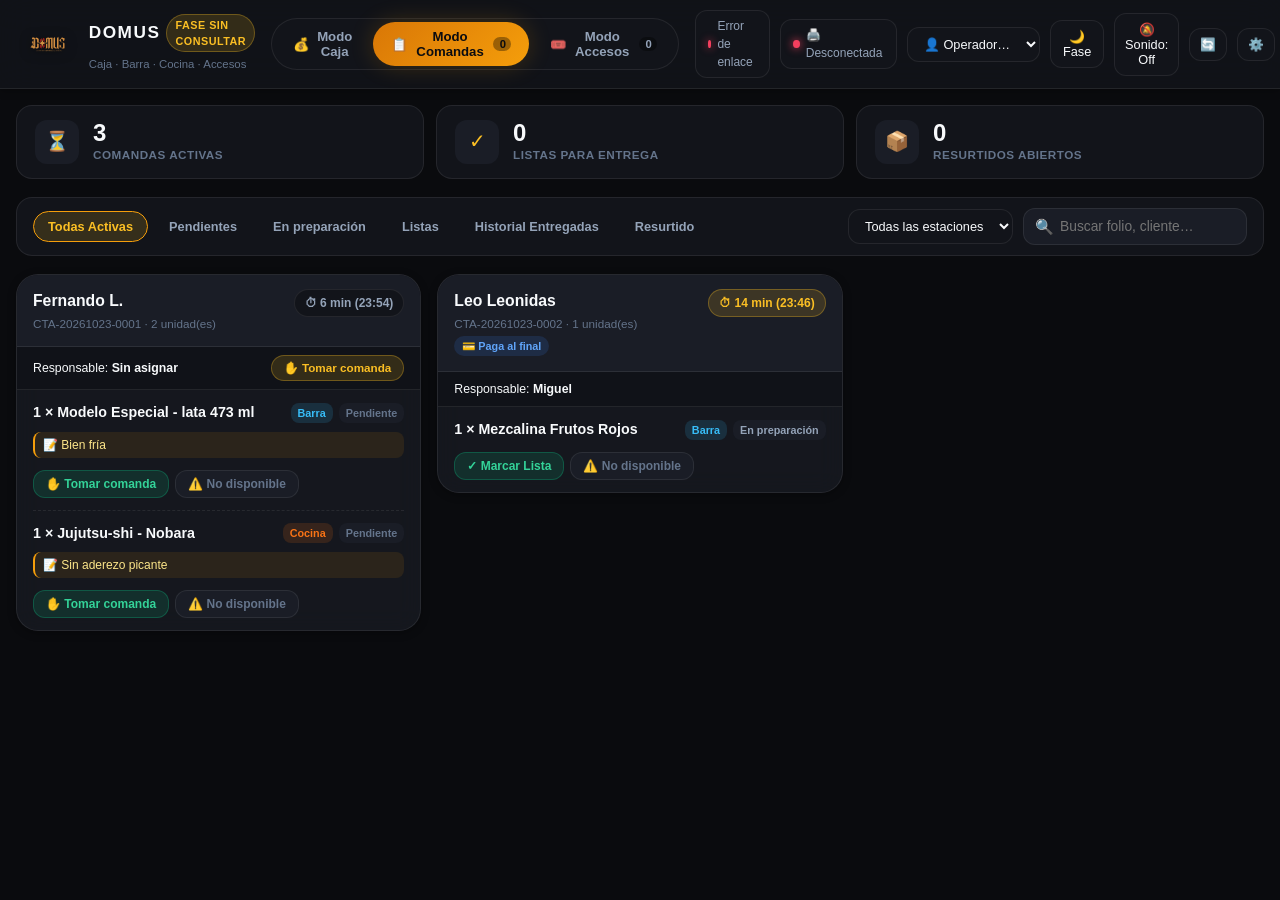
<file: index.html>
<!DOCTYPE html>
<html lang="es">

<head>
  <meta charset="utf-8" />
  <meta name="viewport" content="width=device-width, initial-scale=1, maximum-scale=1, user-scalable=no" />
  <title>DOMUS · Sistema Operativo de Administración, Caja y Comandas</title>
  <meta name="description"
    content="Plataforma unificada para administración de DOMUS, punto de venta de caja y pantalla de comandas de cocina y barra." />
  <meta name="theme-color" content="#0a0b0e" />

  <!-- Favicon / Branding -->
  <link rel="icon" type="image/png" href="assets/LOGO DOMUS-01.png" />
  <meta http-equiv="Cache-Control" content="no-cache, no-store, must-revalidate" />
  <meta http-equiv="Pragma" content="no-cache" />
  <meta http-equiv="Expires" content="0" />

  <!-- Stylesheet -->
  <link rel="stylesheet" href="css/app.css?v=20261029-01" />
</head>

<body>

  <!-- ========================================================================
       TOP HEADER & NAVIGATION
       ======================================================================== -->
  <header class="app-header">
    <div class="brand-section">
      <img src="assets/LOGO DOMUS-01.png" alt="DOMUS Logo" class="brand-logo" />
      <div class="brand-text">
        <h1>
          DOMUS
          <span class="phase-badge" id="currentPhaseBadge">Fase sin consultar</span>
        </h1>
        <span class="brand-subtitle">Caja &middot; Barra &middot; Cocina &middot; Accesos</span>
      </div>
    </div>

    <!-- Mode Switcher (Caja vs Comandas vs Accesos) -->
    <nav class="mode-switcher" aria-label="Selector de pantalla">
      <button type="button" class="mode-btn active" id="btnModeCaja" title="Abrir Punto de Venta y Cobro">
        <span>💰</span>
        <span>Modo Caja</span>
      </button>
      <button type="button" class="mode-btn" id="btnModeComandas" title="Abrir Pantalla de Comandas y Barra">
        <span>📋</span>
        <span>Modo Comandas</span>
        <span class="badge-count" id="kdsActiveCountBadge">0</span>
      </button>
      <button type="button" class="mode-btn" id="btnModeAccesos" title="Abrir Control de Accesos, Taquilla y Eventos">
        <span>🎟️</span>
        <span>Modo Accesos</span>
        <span class="badge-count" id="accessActiveCountBadge">0</span>
      </button>
    </nav>

    <!-- Header Actions & Controls -->
    <div class="header-actions">
      <!-- Sync Status Pill -->
      <div class="connection-status" id="connectionPill" title="Backend: PRODUCTION (AKfycbzy7w...)">
        <span class="status-dot ok" id="statusDot"></span>
        <span id="syncLabel">Conectado</span>
      </div>

      <!-- Printer Status Pill (DOMUS Print Bridge) -->
      <div class="connection-status" id="printerPill" title="DOMUS Print Bridge: Verificando..." style="cursor: pointer;">
        <span class="status-dot error" id="printerDot"></span>
        <span id="printerLabel">🖨️ Desconectada</span>
      </div>

      <!-- Staff Member Selector -->
      <div class="staff-select-wrapper">
        <select id="staffSelect" aria-label="Seleccionar operador responsable">
          <option value="">👤 Operador…</option>
        </select>
      </div>

      <!-- Phase Toggle (Solar / Lunar) -->
      <button type="button" class="btn-secondary" id="btnPhaseToggle" title="Cambiar carta entre Solar y Lunar">
        🌙 Fase
      </button>

      <!-- Audio Chime Toggle -->
      <button type="button" class="action-icon-btn" id="btnToggleSound" title="Activar/Desactivar sonido de comandas">
        🔕 Sonido: Off
      </button>

      <!-- Manual Refresh -->
      <button type="button" class="action-icon-btn" id="btnSyncNow" title="Actualizar datos ahora">
        🔄
      </button>

      <!-- Settings / Config -->
      <button type="button" class="action-icon-btn" id="btnOpenSettings"
        title="Configuración y Enlace con Google Apps Script">
        ⚙️
      </button>

      <!-- Bloquear Caja Button -->
      <button type="button" class="btn-lock-caja hidden" id="btnLockCaja" title="Bloquear acceso a Caja en este equipo">
        🔒 Bloquear Caja
      </button>
    </div>
  </header>

  <!-- Outbox Status Banner (Modo Sin Conexión & Encolamiento Transaccional) -->
  <aside class="outbox-banner hidden" id="outboxBanner" aria-live="polite">
    <div class="outbox-content">
      <span class="outbox-icon">⚠️</span>
      <span class="outbox-text" id="outboxStatusText">MODO SIN CONEXIÓN · 0 operaciones pendientes en Outbox</span>
    </div>
    <div class="outbox-actions">
      <button type="button" class="btn-outbox-sync" id="btnOutboxRetry">🔄 Reintentar Sincronización</button>
      <button type="button" class="btn-outbox-sync" id="btnOutboxReview">Revisar sin reenviar</button>
      <button type="button" class="btn-outbox-sync" id="btnOutboxClear" style="margin-left: 8px; background: rgba(239,68,68,0.2); border-color: rgba(239,68,68,0.4); color: #fca5a5;">✕ Limpiar Cola</button>
    </div>
  </aside>

  <!-- ========================================================================
       MAIN APP CONTAINER
       ======================================================================== -->
  <main class="app-container">

    <!-- ======================================================================
         VISTA 1: MODO CAJA (PUNTO DE VENTA Y COBRO)
         ====================================================================== -->
    <section id="viewCaja" class="caja-layout" aria-label="Punto de Venta y Cobro">
      <!-- Left: Catalog & Products -->
      <div class="catalog-section">
        <!-- Toolbar: Search & Categories -->
        <div class="catalog-toolbar">
          <div class="search-input-wrapper">
            <span class="search-icon">🔍</span>
            <input type="text" id="catalogSearchInput" placeholder="Buscar producto, menú cannábico, alitas, hamburguesa, cerveza…" />
          </div>
          <button type="button" class="btn-add-product-toolbar" id="btnOpenNewProductModal"
            title="Registrar un nuevo producto en el catálogo e inventario">
            <span>➕</span>
            <span>Alta de Producto</span>
          </button>
          <div class="category-chips" id="categoryChips">
            <!-- Rendered dynamically: Todas, Bebidas, Cannábicos, etc. -->
          </div>
        </div>

        <!-- Products Grid -->
        <div class="products-grid" id="productsGrid">
          <!-- Rendered dynamically -->
        </div>
      </div>

      <!-- Right: Cart & Order Drawer -->
      <aside class="cart-sidebar" aria-label="Pedido actual">
        <section id="journeyControls" class="hidden" style="padding:12px 16px" aria-label="Jornada de caja">
          <p id="journeyStatus" role="status"></p>
          <label for="journeyScopeSelect">Evento / proyecto de la apertura</label>
          <select id="journeyScopeSelect"></select>
          <label for="journeyOpeningFloat">Fondo inicial</label>
          <input id="journeyOpeningFloat" type="number" min="0" step="0.01" placeholder="Importe contado">
          <button type="button" id="btnJourneyOpen" class="btn-secondary-action">Abrir jornada</button>
          <label for="journeyCountedCash">Efectivo contado al corte</label>
          <input id="journeyCountedCash" type="number" min="0" step="0.01" placeholder="Importe contado">
          <button type="button" id="btnJourneyClose" class="btn-secondary-action">Cerrar jornada · Gerencia</button>
          <p id="journeyCutSummary" role="status"></p>
          <small>La jornada continúa hasta su corte, aunque pase medianoche. Para cerrar deben resolverse las transferencias sin confirmar y las comandas pendientes. El corte conserva las cuentas abiertas; el reparto y los movimientos ajenos a esta caja se concilian por separado.</small>
        </section>
        <p id="cashPeriodStatus" role="status" style="padding:12px 16px;margin:0">Verificando periodo operativo antes de cobrar…</p>
        <div class="cart-header">
          <h2>
            <span>🛒</span>
            <span>Pedido Actual</span>
          </h2>
          <button type="button" class="btn-clear" id="btnClearCart" title="Vaciar pedido">
            Vaciar
          </button>
        </div>

        <!-- Ticket & Customer Fields -->
        <div class="cart-meta-fields">
          <div class="input-group">
            <label for="openAccountsSelect">Cuenta abierta existente (opcional):</label>
            <div class="account-selector-row">
              <select id="openAccountsSelect">
                <option value="">+ Nueva Cuenta / Folio</option>
              </select>
            </div>
          </div>

          <div class="input-group">
            <label for="customerNameInput">Nombre o Apodo del Cliente: *</label>
            <input type="text" id="customerNameInput" placeholder="Ej. Fernando L. / Mesa 4" required />
          </div>

          <div class="input-group">
            <label for="activitySelect">Actividad / Registro:</label>
            <select id="activitySelect">
              <option value="Visita general DOMUS">Visita general DOMUS</option>
            </select>
          </div>
        </div>

        <!-- Cart Items List -->
        <div class="cart-items-scroll" id="cartItemsContainer">
          <!-- Rendered dynamically -->
        </div>

        <!-- Totals & Primary Action Buttons -->
        <div class="cart-footer">
          <div class="totals-row">
            <span>Unidades:</span>
            <span id="cartUnitsCount">0 unidades</span>
          </div>
          <div class="totals-row grand-total">
            <span>Total a Pagar:</span>
            <span class="amount" id="cartGrandTotal">$0.00</span>
          </div>

          <button type="button" class="btn-clear" id="btnRecoverReceipt">Recuperar comprobante</button>
          <button type="button" class="btn-clear" id="btnTransferReview">Revisar transferencias · Gerencia</button>
          <button type="button" class="btn-primary-action" id="btnOpenPaymentModal" disabled>
            <span>💳</span>
            <span>Cobrar y Enviar a Comanda</span>
          </button>
        </div>
      </aside>
    </section>

    <!-- ======================================================================
         VISTA 2: MODO COMANDAS (PANTALLA DE COCINA Y BARRA - KDS)
         ====================================================================== -->
    <section id="viewComandas" class="comandas-layout hidden" aria-label="Pantalla de Comandas de Barra y Cocina">
      <!-- Top Metrics -->
      <div class="kds-metrics">
        <div class="kds-metric-card">
          <div class="kds-metric-icon">⏳</div>
          <div class="kds-metric-data">
            <div class="metric-num" id="metricTotalOrders">0</div>
            <div class="metric-label">Comandas Activas</div>
          </div>
        </div>
        <div class="kds-metric-card">
          <div class="kds-metric-icon">✓</div>
          <div class="kds-metric-data">
            <div class="metric-num" id="metricReadyOrders">0</div>
            <div class="metric-label">Listas para Entrega</div>
          </div>
        </div>
        <div class="kds-metric-card">
          <div class="kds-metric-icon">📦</div>
          <div class="kds-metric-data">
            <div class="metric-num" id="metricRestockRequests">0</div>
            <div class="metric-label">Resurtidos Abiertos</div>
          </div>
        </div>
      </div>

      <!-- KDS Filter & Search Toolbar -->
      <div class="kds-toolbar">
        <div class="kds-tabs" id="kdsTabs">
          <button type="button" class="kds-tab-btn active" data-tab="Todas">Todas Activas</button>
          <button type="button" class="kds-tab-btn" data-tab="Pendiente">Pendientes</button>
          <button type="button" class="kds-tab-btn" data-tab="En preparación">En preparación</button>
          <button type="button" class="kds-tab-btn" data-tab="Lista">Listas</button>
          <button type="button" class="kds-tab-btn" data-tab="Entregadas">Historial Entregadas</button>
          <button type="button" class="kds-tab-btn" data-tab="Resurtido">Resurtido</button>
        </div>

        <div class="kds-filters-right">
          <select id="kdsDestFilter" class="btn-secondary" aria-label="Filtrar por estación">
            <option value="">Todas las estaciones</option>
            <option value="Barra">Solo Barra</option>
            <option value="Cocina">Solo Cocina</option>
          </select>
          <div class="search-input-wrapper" style="min-width: 180px;">
            <span class="search-icon">🔍</span>
            <input type="text" id="kdsSearchInput" placeholder="Buscar folio, cliente…" />
          </div>
        </div>
      </div>

      <!-- Orders Board (Cards Masonry) -->
      <div class="orders-board" id="ordersBoard">
        <!-- Rendered dynamically -->
      </div>
    </section>

    <!-- ======================================================================
         VISTA 3: MODO ACCESOS, EVENTOS Y GUARDARROPA (TAQUILLA / CHECK-IN)
         ====================================================================== -->
    <section id="viewAccesos" class="accesos-layout hidden" aria-label="Control de Accesos, Eventos y Guardarropa">
      <!-- Accesos Header Card with Event Picker & Realtime KPIs -->
      <div class="accesos-header-card">
        <div class="accesos-event-picker">
          <span class="event-picker-label">📅 Actividad / Evento:</span>
          <select id="accessActivitySelect" class="event-select-styled" title="Selecciona el evento en curso">
            <option value="Forza · sábado" selected>Forza · sábado (2026-10-24) - Club nocturno</option>
            <option value="Sensorama fetish y kinky">Sensorama fetish y kinky (2026-10-25) - Fiesta temática</option>
            <option value="Chilangoticas · Haunted">Chilangoticas · Haunted (2026-10-23) - Fiesta Drag / Performance</option>
            <option value="Videojuegos y películas · miércoles">Videojuegos y películas · miércoles (2026-10-21) - Social / Gaming</option>
            <option value="Evento de Steven · registro obligatorio">Evento de Steven · registro obligatorio (2026-10-20) - Comunidad / Privado</option>
            <option value="Operación diaria">Operación diaria (2026-10-24) - Club general</option>
          </select>
          <button type="button" class="btn-new-event" id="btnOpenNewEventModal"
            title="Programar o configurar un evento con sus tarifas">
            <span>➕</span>
            <span>Nuevo Evento / Tarifas</span>
          </button>
        </div>

        <div class="accesos-kpi-grid">
          <div class="accesos-kpi-card" title="Personas registradas e ingresadas hoy">
            <span class="accesos-kpi-icon">👥</span>
            <div class="accesos-kpi-info">
              <span class="accesos-kpi-val" id="kpiTotalAttendance">0</span>
              <span class="accesos-kpi-lbl">Aforo Hoy</span>
            </div>
          </div>

          <div class="accesos-kpi-card" title="Prendas actualmente bajo custodia en el guardarropa">
            <span class="accesos-kpi-icon">🧥</span>
            <div class="accesos-kpi-info">
              <span class="accesos-kpi-val" id="kpiActiveWardrobe">0</span>
              <span class="accesos-kpi-lbl">Guardarropa</span>
            </div>
          </div>

          <div class="accesos-kpi-card" title="Asistentes con preventa validada">
            <span class="accesos-kpi-icon">🎟️</span>
            <div class="accesos-kpi-info">
              <span class="accesos-kpi-val" id="kpiValidatedPresales">0</span>
              <span class="accesos-kpi-lbl">Preventas</span>
            </div>
          </div>

          <div class="accesos-kpi-card" title="Total recaudado por accesos y guardarropa">
            <span class="accesos-kpi-icon">💵</span>
            <div class="accesos-kpi-info">
              <span class="accesos-kpi-val" id="kpiTotalAdmissionRevenue">$0.00</span>
              <span class="accesos-kpi-lbl" id="kpiRevenueLabel">Taquilla Hoy</span>
            </div>
          </div>
        </div>
      </div>

      <!-- Main 2 Columns Grid -->
      <div class="accesos-main-grid">
        <!-- Left Column: Check-In & Cobro Form -->
        <div class="accesos-form-card">
          <h2 class="accesos-form-title">
            <span>🎟️</span>
            <span>Taquilla, Boletería & Check-In</span>
          </h2>

          <!-- STEP 1: CANAL DE VENTA / ORIGEN DE ENTRADA -->
          <div class="input-group">
            <label>1. Origen de Entrada (Canal de Venta): *</label>
            <div class="channel-selector-grid" id="salesChannelContainer">
              <button type="button" class="channel-btn active" data-channel="TAQUILLA_DOMUS">
                <span class="channel-icon">🎟️</span>
                <span>Taquilla DOMUS</span>
              </button>
              <button type="button" class="channel-btn" data-channel="PREVENTA_DOMUS">
                <span class="channel-icon">🏷️</span>
                <span>Preventa DOMUS</span>
              </button>
              <button type="button" class="channel-btn" data-channel="BOLETERA_EXTERNA">
                <span class="channel-icon">🌐</span>
                <span>Boletera Externa</span>
              </button>
              <button type="button" class="channel-btn" data-channel="TRANSFERENCIA_DIRECTA">
                <span class="channel-icon">📱</span>
                <span>Transferencia Previa</span>
              </button>
              <button type="button" class="channel-btn" data-channel="LISTA">
                <span class="channel-icon">📋</span>
                <span>Lista / Invitados</span>
              </button>
              <button type="button" class="channel-btn" data-channel="CORTESIA">
                <span class="channel-icon">⭐</span>
                <span>Cortesía ($0)</span>
              </button>
            </div>
          </div>

          <!-- STEP 2: TIPO DE BOLETO & TARIFA DEL EVENTO -->
          <div class="input-group">
            <label>2. Tipo de Boleto & Tarifa (<span id="activeEventTicketCountText">Evento Activo</span>): *</label>
            <div class="entry-types-grid" id="entryTypesContainer">
              <div class="entry-type-btn entry-type-card active selected" data-entry-type="General" data-price="0" data-persons="1" role="button" tabindex="0">
                <div class="entry-type-icon">👤</div>
                <div class="entry-type-title">General (1 Asistente)</div>
                <div class="entry-type-price">$0.00</div>
              </div>
              <div class="entry-type-btn entry-type-card" data-entry-type="Pareja" data-price="0" data-persons="2" role="button" tabindex="0">
                <div class="entry-type-icon">👥</div>
                <div class="entry-type-title">Pareja (2 Asistentes)</div>
                <div class="entry-type-price">$0.00</div>
              </div>
              <div class="entry-type-btn entry-type-card" data-entry-type="Trío" data-price="0" data-persons="3" role="button" tabindex="0">
                <div class="entry-type-icon">🧑‍🤝‍🧑</div>
                <div class="entry-type-title">Trío (3 Asistentes)</div>
                <div class="entry-type-price">$0.00</div>
              </div>
            </div>
          </div>

          <!-- STEP 3: DATOS DEL ASISTENTE -->
          <div class="input-group">
            <label for="accessCustomerName">3. Nombre / Alias del Asistente: *</label>
            <input type="text" id="accessCustomerName" placeholder="Ej. Alex / Nombre del invitado" required />
          </div>

          <div class="form-row-2">
            <div class="input-group">
              <label for="accessCustomerPhone">WhatsApp / Teléfono:</label>
              <input type="tel" id="accessCustomerPhone" placeholder="10 dígitos (opcional)" />
            </div>
            <div class="input-group">
              <label for="accessCustomerEmail">Correo Electrónico:</label>
              <input type="email" id="accessCustomerEmail" placeholder="correo@ejemplo.com (opcional)" />
            </div>
          </div>

          <!-- STEP 4: PAGO & CONCILIACIÓN SEGÚN CANAL -->
          <!-- A. Boletera Externa Panel -->
          <div class="channel-detail-panel hidden" id="panelBoleteraDetail">
            <div class="form-row-2">
              <div class="input-group">
                <label for="accessTicketProvider">Boletera / Plataforma:</label>
                <input type="text" id="accessTicketProvider" maxlength="160" placeholder="Sistema utilizado por el proyecto" />
              </div>
              <div class="input-group">
                <label for="accessExternalTicketId">Referencia real del boleto:</label>
                <input type="text" id="accessExternalTicketId" maxlength="160" placeholder="Folio del proveedor" />
              </div>
            </div>
            <div class="form-row-2">
              <div class="input-group">
                <label for="accessExternalAmount">Importe reportado de esta referencia (MXN):</label>
                <input type="number" id="accessExternalAmount" min="0" step="0.01" placeholder="Importe del comprobante externo" />
              </div>
              <div class="input-group">
                <label for="accessExternalRecipient">Quién recibió ese pago, según el comprobante:</label>
                <input type="text" id="accessExternalRecipient" maxlength="160" placeholder="Proyecto, proveedor o receptor identificado" />
              </div>
            </div>
            <div class="input-group">
              <label for="accessExternalMethod">Medio del pago externo:</label>
              <input type="text" id="accessExternalMethod" maxlength="160" placeholder="Ej. Transferencia, tarjeta o efectivo" />
            </div>
            <div class="channel-status-pill badge-neutral" id="bannerBoleteraText">Pago externo reportado · Sin verificación automática · Entrada $0 en puerta</div>
          </div>

          <!-- B. Transferencia Previa Panel -->
          <div class="channel-detail-panel hidden" id="panelTransferDetail">
            <div class="form-row-2">
              <div class="input-group">
                <label for="accessTransferRef">Referencia Bancaria / Rastreo:</label>
                <input type="text" id="accessTransferRef" placeholder="Ej. BBVA-884920" />
              </div>
              <div class="input-group">
                <label for="accessTransferStatus">Estado de Verificación:</label>
                <select id="accessTransferStatus" class="event-select-styled">
                  <option value="CONFIRMADA">✓ Verificada en Banco (Boleto Válido)</option>
                  <option value="PENDIENTE_VERIFICACION" selected>⏳ Pendiente de Verificación</option>
                  <option value="RECHAZADA">❌ Rechazada</option>
                </select>
              </div>
            </div>
          </div>

          <!-- C. Cortesía Panel -->
          <div class="channel-detail-panel hidden" id="panelCourtesyDetail">
            <div class="form-row-2">
              <div class="input-group">
                <label for="accessCourtesyAuth">Autorizó (Gerencia/Dirección): *</label>
                <input type="text" id="accessCourtesyAuth" placeholder="Ej. Steven / Kas / Dirección" />
              </div>
              <div class="input-group">
                <label for="accessCourtesyReason">Motivo de Cortesía:</label>
                <input type="text" id="accessCourtesyReason" placeholder="Ej. Artista / Prensa / Aliado" />
              </div>
            </div>
            <div class="channel-status-pill badge-warn">⭐ Cortesía autorizada · Valor comercial registrado a $0 en
              puerta</div>
          </div>

          <!-- D. Preventa Directa DOMUS Panel -->
          <div class="channel-detail-panel hidden" id="panelPresaleDomusDetail">
            <div class="input-group">
              <label for="accessPresaleDomusFolio">Folio de Preventa DOMUS: *</label>
              <input type="text" id="accessPresaleDomusFolio" placeholder="Ej. PRE-2026-088" />
            </div>
            <div class="channel-status-pill badge-neutral">✓ Preventa ya cobrada previamente en DOMUS · Validar acceso
              sin re-cobro</div>
          </div>

          <!-- E. Taquilla Door Payment Section -->
          <div class="input-group" id="accessPaymentSection">
            <label>4. Medio de Pago en Puerta:</label>
            <div class="payment-methods-grid">
              <button type="button" class="payment-method-btn active" data-access-method="Efectivo">
                <span class="pay-icon">💵</span>
                <span>Efectivo</span>
              </button>
              <button type="button" class="payment-method-btn" data-access-method="Terminal 1">
                <span class="pay-icon">💳</span>
                <span>Terminal 1</span>
              </button>
              <button type="button" class="payment-method-btn" data-access-method="Terminal 2">
                <span class="pay-icon">💳</span>
                <span>Terminal 2</span>
              </button>
              <button type="button" class="payment-method-btn" data-access-method="Transferencia">
                <span class="pay-icon">📱</span>
                <span>Transferencia en Vivo</span>
              </button>
            </div>
          </div>

          <!-- Cash Calculator for Access -->
          <div class="cash-calc-section" id="accessCashSection">
            <div class="form-row-2">
              <div class="input-group">
                <label for="accessCashReceived">Efectivo Recibido:</label>
                <input type="number" id="accessCashReceived" placeholder="0.00" min="0" step="any" />
              </div>
              <div class="input-group">
                <label>Cambio:</label>
                <div style="font-size: 1.2rem; font-weight: 800; color: var(--emerald-400); padding-top: 8px;"
                  id="accessCashChangeText">$0.00</div>
              </div>
            </div>
          </div>

          <!-- STEP 5: GUARDARROPA INDEPENDIENTE -->
          <div class="input-group">
            <label>5. Guardarropa Independiente (<span id="wardrobeUnitPriceText">$50 c/u</span>):</label>
            <div class="wardrobe-selector-group" id="wardrobeSelectorGroup">
              <button type="button" class="wardrobe-btn active" data-qty="0">0</button>
              <button type="button" class="wardrobe-btn" data-qty="1">1</button>
              <button type="button" class="wardrobe-btn" data-qty="2">2</button>
              <button type="button" class="wardrobe-btn" data-qty="3">3</button>
              <button type="button" class="wardrobe-btn" data-qty="4">4+</button>
            </div>
          </div>

          <div class="input-group" id="wardrobeNotesWrapper" style="display: none;">
            <label for="accessWardrobeNotes">Detalle de Prendas (Opcional):</label>
            <input type="text" id="accessWardrobeNotes" placeholder="Ej. Chamarra de cuero negra, mochila" />
          </div>

          <!-- Summary Box -->
          <div class="accesos-summary-box">
            <div class="accesos-summary-row">
              <span id="summaryFaceValueLabel">Valor Comercial Boleto:</span>
              <strong id="summaryFaceValue">$0.00</strong>
            </div>
            <div class="accesos-summary-row">
              <span>Cobro Entrada en Puerta:</span>
              <strong id="summaryDoorEntryAmount">$0.00</strong>
            </div>
            <div class="accesos-summary-row">
              <span>Guardarropa (<span id="summaryWardrobeQty">0</span> prendas):</span>
              <strong id="summaryWardrobeAmount">$0.00</strong>
            </div>
            <div class="accesos-summary-row accesos-summary-total">
              <span>TOTAL A COBRAR EN PUERTA:</span>
              <strong id="summaryTotalAdmission">$0.00</strong>
            </div>
          </div>

          <button type="button" class="btn-primary-action" id="btnConfirmAccess"
            style="padding: 14px; font-size: 1.05rem;">
            ✓ Confirmar Acceso y Emitir Tickets
          </button>
        </div>

        <!-- Right Column: Operations Tabs (Log, Wardrobe, Events) -->
        <div class="accesos-tabs-card">
          <div class="accesos-tab-nav">
            <button type="button" class="accesos-nav-btn active" id="tabBtnAccessLog">
              <span>📋</span>
              <span>Ingresos Hoy</span>
            </button>
            <button type="button" class="accesos-nav-btn" id="tabBtnWardrobe">
              <span>🧥</span>
              <span>Guardarropa Activo</span>
              <span class="badge-count" id="wardrobeBadgeCount">0</span>
            </button>
            <button type="button" class="accesos-nav-btn" id="tabBtnEvents">
              <span>📅</span>
              <span>Eventos & Tarifas</span>
            </button>
          </div>

          <div class="accesos-tab-body">
            <!-- Tab Panel 1: Ingresos Log -->
            <div id="panelAccessLog" class="accesos-panel">
              <div class="search-input-wrapper" style="margin-bottom: 12px;">
                <span class="search-icon">🔍</span>
                <input type="text" id="accessLogSearchInput"
                  placeholder="Buscar por asistente, teléfono, folio o tipo…" />
              </div>
              <div class="accesos-table-wrapper">
                <table class="accesos-table">
                  <thead>
                    <tr>
                      <th>Folio</th>
                      <th>Hora</th>
                      <th>Asistente</th>
                      <th>Entrada</th>
                      <th>Guardarropa</th>
                      <th>Cobrado</th>
                      <th>Método</th>
                      <th>Acciones</th>
                    </tr>
                  </thead>
                  <tbody id="accessLogTableBody">
                    <!-- Rendered dynamically -->
                  </tbody>
                </table>
              </div>
            </div>

            <!-- Tab Panel 2: Guardarropa Activo -->
            <div id="panelWardrobe" class="accesos-panel hidden">
              <div class="search-input-wrapper" style="margin-bottom: 12px;">
                <span class="search-icon">🔍</span>
                <input type="text" id="wardrobeSearchInput"
                  placeholder="Buscar por ticket GUA, nombre de cliente o prenda…" />
              </div>
              <div class="accesos-table-wrapper">
                <table class="accesos-table">
                  <thead>
                    <tr>
                      <th>Ticket Guardarropa</th>
                      <th>Asistente</th>
                      <th>Prendas</th>
                      <th>Hora Recepción</th>
                      <th>Estatus</th>
                      <th>Acción</th>
                    </tr>
                  </thead>
                  <tbody id="wardrobeTableBody">
                    <!-- Rendered dynamically -->
                  </tbody>
                </table>
              </div>
            </div>

            <!-- Tab Panel 3: Eventos & Tarifas -->
            <div id="panelEvents" class="accesos-panel hidden">
              <div
                style="display: flex; justify-content: space-between; align-items: center; margin-bottom: 12px; flex-wrap: wrap; gap: 8px;">
                <p style="font-size: 0.85rem; color: var(--text-muted); margin: 0;">
                  Catálogo de actividades programadas y estructura de tarifas autorizadas en DOMUS.
                </p>
                <button type="button" class="btn-new-event" id="btnOpenNewEventModal2">
                  <span>➕</span>
                  <span>Nuevo Evento</span>
                </button>
              </div>
              <div class="accesos-table-wrapper">
                <table class="accesos-table">
                  <thead>
                    <tr>
                      <th>Actividad / Evento</th>
                      <th>Fecha</th>
                      <th>General</th>
                      <th>Pareja</th>
                      <th>Trío</th>
                      <th>Prenda</th>
                      <th>Aforo</th>
                      <th>Acción</th>
                    </tr>
                  </thead>
                  <tbody id="eventsTableBody">
                    <!-- Rendered dynamically -->
                  </tbody>
                </table>
              </div>
            </div>
          </div>
        </div>
      </div>
    </section>

  </main>

  <div class="modal-overlay" id="transferReviewModal" role="dialog" aria-modal="true" aria-labelledby="transferReviewTitle">
    <div class="modal-card">
      <div class="modal-header"><h3 id="transferReviewTitle">Revisión bancaria · Gerencia</h3><button type="button" class="modal-close-btn" id="btnCloseTransferReview" aria-label="Cerrar">&times;</button></div>
      <div class="modal-body">
        <p>Confirma únicamente un ingreso revisado en la cuenta bancaria de DOMUS. Una captura del cliente no acredita el depósito.</p>
        <p id="transferReviewStatus" role="status"></p>
        <div class="input-group"><label for="transferPendingSelect">Recibo pendiente de Caja:</label><select id="transferPendingSelect"></select></div>
        <button type="button" class="btn-secondary" id="btnPrepareTransferCancellation" disabled>Revisar cancelación sin ingreso</button>
        <p id="transferCancellationHistory" role="status"></p>
        <button type="button" class="btn-secondary" id="btnPrepareExistingPayment" disabled>Revisar pago existente · nuevo cobro $0</button>
        <p id="existingPaymentHistory" role="status"></p>
        <section id="existingPaymentPanel" hidden>
          <h4>Usar pago existente · Gerencia</h4>
          <p id="existingPaymentSummary" role="status" style="white-space: pre-line; overflow-wrap: anywhere;"></p>
          <p>Este trámite vincula el recibo ya registrado. No solicita otro pago, no imprime un recibo nuevo y no marca el pedido como entregado.</p>
          <label><input type="checkbox" id="confirmExistingPayment" /> Revisé cuenta, importe y folio. Usar pago existente. Nuevo cobro: $0.</label>
          <div class="input-group"><label for="existingPaymentReason">Motivo:</label><input id="existingPaymentReason" maxlength="300" /></div>
          <div class="input-group"><label for="existingPaymentEvidence">Referencia del comprobante revisado:</label><input id="existingPaymentEvidence" maxlength="300" /></div>
          <button type="button" class="btn-primary-action" id="btnLinkExistingPayment" disabled>Usar pago existente · nuevo cobro $0</button>
          <button type="button" class="btn-secondary" id="btnCloseExistingPayment">Cerrar revisión de pago existente</button>
        </section>
        <section id="transferCancellationPanel" hidden>
          <h4>Cancelar pedido no entregado · Gerencia</h4>
          <p id="transferCancellationSummary" role="status"></p>
          <p>Si existe otro pago, detén esta cancelación y usa Revisar pago existente. No cobres nuevamente. La cancelación conserva el historial y no confirma un ingreso.</p>
          <div class="input-group"><label for="transferCancellationReason">Motivo de cancelación:</label><input id="transferCancellationReason" maxlength="300" /></div>
          <div class="input-group"><label for="transferCancellationEvidence">Referencia de la revisión de banco y entrega:</label><input id="transferCancellationEvidence" maxlength="300" /></div>
          <label><input type="checkbox" id="transferNoBankReceipt" /> Revisé el banco: este ingreso no aparece al momento de la revisión.</label>
          <label><input type="checkbox" id="transferNoDelivery" /> Verifiqué con la estación que ninguna unidad fue entregada.</label>
          <div class="input-group"><label for="transferWasteStatus">Revisión física de merma:</label><select id="transferWasteStatus"><option value="">Selecciona una observación</option><option value="NO_WASTE_OBSERVED">Verifiqué: no hubo merma</option><option value="WASTE_OBSERVED">Hay merma; requiere conciliación</option><option value="PENDING_REVIEW">Merma todavía por revisar</option></select></div>
          <div class="input-group"><label for="transferWasteNote">Qué se observó o qué falta revisar:</label><input id="transferWasteNote" maxlength="300" /></div>
          <p>Este trámite no ajusta existencias. Con merma observada o pendiente, el corte seguirá bloqueado hasta conciliarla.</p>
          <button type="button" class="btn-primary-action" id="btnCancelUnreceivedTransfer" disabled>Cancelar pedido y pendiente · sin ingreso</button>
          <button type="button" class="btn-secondary" id="btnBackToTransferReview">Cerrar revisión de cancelación</button>
        </section>
        <div class="input-group"><label for="transferReceiverSelect">Cuenta receptora DOMUS:</label><select id="transferReceiverSelect"></select></div>
        <div class="form-row-2">
          <div class="input-group"><label for="transferReviewAmount">Importe recibido en banco (MXN):</label><input type="number" min="0.01" step="0.01" id="transferReviewAmount" /></div>
          <div class="input-group"><label for="transferReceivedDate">Fecha del ingreso:</label><input type="date" id="transferReceivedDate" /></div>
        </div>
        <div class="input-group"><label for="transferBankReference">Identificador único del movimiento bancario:</label><input type="text" maxlength="128" id="transferBankReference" /></div>
        <div class="input-group"><label for="transferEvidenceReference">Referencia de la evidencia revisada:</label><input type="text" maxlength="200" id="transferEvidenceReference" placeholder="Referencia del comprobante o registro bancario" /></div>
        <label><input type="checkbox" id="transferBankReviewed" /> Revisé el ingreso en banco, su importe, cuenta y referencia.</label>
      </div>
      <div class="modal-footer"><button type="button" class="btn-primary-action" id="btnConfirmTransferReview" disabled>Confirmar revisión y aplicar una vez</button></div>
    </div>
  </div>

  <!-- ========================================================================
       MODAL 1: COBRO Y FORMA DE PAGO (CAJA)
       ======================================================================== -->
  <div class="modal-overlay" id="paymentModal" role="dialog" aria-modal="true" aria-labelledby="payModalTitle">
    <div class="modal-card">
      <div class="modal-header">
        <h3 id="payModalTitle">Cobro y Registro de Pago</h3>
        <button type="button" class="modal-close-btn" id="btnClosePayModal" aria-label="Cerrar">&times;</button>
      </div>

      <div class="modal-body">
        <div
          style="display: flex; justify-content: space-between; align-items: baseline; background: var(--bg-surface-elevated); padding: 14px 18px; border-radius: var(--radius-md);">
          <span style="font-size: 1rem; color: var(--text-secondary); font-weight: 600;">Total a Cobrar:</span>
          <span style="font-size: 1.8rem; font-weight: 800; color: var(--gold-400);" id="payTotalDisplay">$0.00</span>
        </div>

        <!-- Forma de Pago -->
        <div>
          <label
            style="display: block; font-size: 0.85rem; font-weight: 600; color: var(--text-secondary); margin-bottom: 8px;">
            Selecciona la Forma de Pago:
          </label>
          <div class="payment-methods-grid">
            <button type="button" class="payment-method-btn active" data-method="Efectivo">
              💵 Efectivo
            </button>
            <button type="button" class="payment-method-btn" data-method="Terminal 1">
              💳 Terminal 1
            </button>
            <button type="button" class="payment-method-btn" data-method="Terminal 2">
              💳 Terminal 2
            </button>
            <button type="button" class="payment-method-btn" data-method="Transferencia">
              📱 Transferencia
            </button>
            <button type="button" class="payment-method-btn" data-method="Mixto">
              Efectivo + terminal
            </button>
          </div>
        </div>

        <div id="mixedPaymentSection" class="hidden">
          <div class="input-group"><label for="mixedTerminalSelect">Terminal:</label>
            <select id="mixedTerminalSelect"><option>Terminal 1</option><option>Terminal 2</option></select>
          </div>
          <div class="input-group"><label for="mixedTerminalAmount">Importe aprobado en terminal:</label>
            <input id="mixedTerminalAmount" type="number" min="0.01" step="0.01" placeholder="0.00" />
          </div>
          <p id="mixedCashAmount">Parte de la cuenta en efectivo: —</p>
          <div class="input-group"><label for="mixedTerminalReference">Referencia del comprobante de terminal:</label>
            <input id="mixedTerminalReference" type="text" maxlength="120" autocomplete="off" />
          </div>
          <label><input id="mixedTerminalConfirmed" type="checkbox" /> Verifiqué que la terminal aprobó ese importe.</label>
          <p>DOMUS registra el pago; no cobra la tarjeta. La propina y el cambio se manejan sólo en efectivo. Si queda sin confirmar, recupera la misma operación sin volver a pasar la tarjeta.</p>
        </div>

        <!-- Calculadora de Efectivo y Cambio -->
        <div id="cashCalculatorSection">
          <div class="input-group">
            <label for="cashReceivedInput">Efectivo Recibido:</label>
            <input type="number" id="cashReceivedInput" placeholder="0.00" step="any" min="0" />
            <input type="hidden" id="cashDueInput" value="0" />

            <!-- Botones Rápidos de Billetes -->
            <div class="cash-quick-buttons">
              <button type="button" class="btn-cash-preset" data-val="exact">Exacto</button>
              <button type="button" class="btn-cash-preset" data-val="50">$50</button>
              <button type="button" class="btn-cash-preset" data-val="100">$100</button>
              <button type="button" class="btn-cash-preset" data-val="200">$200</button>
              <button type="button" class="btn-cash-preset" data-val="500">$500</button>
            </div>
          </div>

          <div class="input-group" style="margin-top: 10px;">
            <label for="cashTipInput">Propina Voluntaria (opcional):</label>
            <input type="number" id="cashTipInput" placeholder="0.00" value="0" min="0" />
          </div>

          <!-- Cambio a Entregar -->
          <div class="change-display-box" id="changeDisplayBox" style="margin-top: 14px;">
            <span class="change-label">Cambio a Entregar:</span>
            <span class="change-amount" id="changeAmountText">$0.00</span>
          </div>
        </div>

        <div class="input-group" style="margin-top: 12px;">
          <label for="creditAuthorizationSelect">Autorización para pagar después:</label>
          <select id="creditAuthorizationSelect">
            <option value="">Selecciona una autorización explícita</option>
            <option value="Amigo">Amigo</option>
            <option value="Creador de proyecto">Creador de proyecto</option>
          </select>
          <small style="color: var(--text-muted); display: block; margin-top: 4px;">
            Sólo se usa al elegir “Enviar (Pagar después)”. No se asigna crédito automáticamente.
          </small>
        </div>
      </div>

      <div class="modal-footer">
        <button type="button" class="btn-secondary" id="btnCancelPayment">
          Cancelar
        </button>
        <button type="button" class="btn-secondary-action" id="btnSendPendingPayment" style="width: auto;">
          Enviar (Pagar después)
        </button>
        <button type="button" class="btn-primary-action" id="btnConfirmChargeAndSend" style="width: auto;">
          ✓ Confirmar Cobro y Enviar
        </button>
      </div>
    </div>
  </div>

  <!-- ========================================================================
       MODAL 2: TICKET / RECIBO DE PAGO
       ======================================================================== -->
  <div class="modal-overlay" id="receiptModal" role="dialog" aria-modal="true" aria-labelledby="receiptModalTitle">
    <div class="modal-card" style="max-width: 420px;">
      <div class="modal-header">
        <h3 id="receiptModalTitle">Comprobante de Venta</h3>
        <button type="button" class="modal-close-btn" id="btnCloseReceipt" aria-label="Cerrar">&times;</button>
      </div>

      <div class="modal-body">
        <div class="receipt-paper" id="printableReceipt">
          <div class="receipt-header">
            <h2>DOMUS</h2>
            <p>Comprobante de Operación</p>
            <p id="receiptFolio" style="font-weight: 700; margin-top: 6px;">RECIBO: R-0000</p>
            <p id="receiptTicket" style="font-size: 0.85rem; color: #4b5563;">CUENTA: CTA-000</p>
            <p id="receiptCustomer" style="font-weight: 600;">CLIENTE: ---</p>
            <p id="receiptDate" style="font-size: 0.8rem; color: #6b7280;">FECHA: --/--/----</p>
          </div>

          <div class="receipt-items-list" id="receiptItemsList">
            <!-- Items rendered dynamically -->
          </div>

          <div class="receipt-total-row">
            <span>TOTAL:</span>
            <span id="receiptTotal">$0.00</span>
          </div>

          <div id="receiptPaymentDetails"
            style="margin-top: 12px; font-size: 0.88rem; border-top: 1px dotted #9ca3af; padding-top: 8px;">
            <!-- Payment info rendered dynamically -->
          </div>
        </div>
      </div>

      <div class="modal-footer">
        <button type="button" class="btn-secondary" id="btnPrintReceipt">
          🖨️ Imprimir Ticket
        </button>
        <button type="button" class="btn-secondary" id="btnDownloadReceipt">Descargar ticket</button>
        <button type="button" class="btn-primary-action" id="btnAcceptReceipt">
          Aceptar
        </button>
      </div>
    </div>
  </div>

  <!-- ========================================================================
       MODAL 3: CONFIGURACIÓN & ENLACE DE APPS SCRIPT
       ======================================================================== -->
  <div class="modal-overlay" id="configModal" role="dialog" aria-modal="true" aria-labelledby="configModalTitle">
    <div class="modal-card">
      <div class="modal-header">
        <h3 id="configModalTitle">Configuración de Conexión</h3>
        <button type="button" class="modal-close-btn" id="btnCloseConfig" aria-label="Cerrar">&times;</button>
      </div>

      <div class="modal-body">
        <p style="font-size: 0.88rem; color: var(--text-secondary);">
          Esta aplicación se conecta automáticamente con el backend de Google Apps Script para DOMUS.
        </p>

        <div class="input-group">
          <label for="gasApiUrlInput">URL de Implementación de Apps Script (/exec):</label>
          <input type="url" id="gasApiUrlInput"
            placeholder="https://script.google.com/a/macros/domusccc.net/s/.../exec" />
          <small style="color: var(--text-muted); display: block; margin-top: 4px;">
            URL del Web App publicado en el proyecto Google Apps Script de DOMUS.
          </small>
        </div>

        <div
          style="background: var(--bg-surface-elevated); padding: 12px 16px; border-radius: var(--radius-md); font-size: 0.85rem; color: var(--text-muted);">
          ℹ️ Si abres esta web desde el propio enlace de Google Apps Script, la conexión es nativa y directa sin
          requerir claves externas.
        </div>

        <hr style="border: none; border-top: 1px solid var(--border-subtle); margin: 6px 0;" />

        <!-- Sincronización de Catálogo e Inventario -->
        <div>
          <h4 style="font-size: 0.95rem; margin-bottom: 8px; color: var(--gold-400);">📊 Base de Datos: Catálogo e
            Inventario</h4>
          <p style="font-size: 0.8rem; color: var(--text-muted); margin-bottom: 8px;">
            Actualizar precios desde la carta oficial; conservar inventario y acuerdos de la Carta Oficial Definitiva directamente a CATALOGO e INVENTARIO
            del libro maestro de DOMUS.
          </p>
          <button type="button" class="btn-secondary-action" id="btnSyncOfficialCarta"
            style="width: 100%; border-color: var(--gold-500); color: var(--gold-400);">
            🔄 Sincronizar CATALOGO e INVENTARIO en Google Sheets
          </button>
        </div>

        <hr style="border: none; border-top: 1px solid var(--border-subtle); margin: 6px 0;" />

        <!-- Seguridad: Contraseña de Caja -->
        <div>
          <h4 style="font-size: 0.95rem; margin-bottom: 8px; color: var(--gold-400);">🔒 Seguridad de Caja</h4>
          <p style="font-size: 0.8rem; color: var(--text-muted); margin-bottom: 8px;">
            Cambiar la contraseña o PIN numérico requerido para ingresar a Modo Caja desde cualquier equipo no
            autorizado.
          </p>
          <div class="input-group">
            <label for="newCajaPasswordInput">Nueva Contraseña o PIN de Caja:</label>
            <input type="password" id="newCajaPasswordInput" placeholder="Ej. 2026 o clave segura" />
          </div>
        </div>

        <hr style="border: none; border-top: 1px solid var(--border-subtle); margin: 6px 0;" />

        <!-- Impresión Térmica Directa (DOMUS Print Bridge) -->
        <div>
          <h4 style="font-size: 0.95rem; margin-bottom: 8px; color: var(--gold-400);">🖨️ Impresión Térmica Directa (DOMUS_TICKETS)</h4>
          <p style="font-size: 0.8rem; color: var(--text-muted); margin-bottom: 8px;">
            Servicio local sin QZ Tray (127.0.0.1:17321). Imprime tickets de 80mm con corte automático por CUPS RAW.
          </p>
          <div class="input-group">
            <label for="printBridgeTokenInput">Token Secreto de Print Bridge:</label>
            <input type="password" id="printBridgeTokenInput" placeholder="Sin token guardado" autocomplete="off" />
            <small style="color: var(--text-muted); display: block; margin-top: 4px;">
              Dejar el campo vacío conserva el token guardado. Para retirarlo, usa el botón siguiente.
            </small>
          </div>
          <button type="button" class="btn-secondary-action" id="btnRemovePrintToken">Retirar token de este navegador</button>
          <small style="color: var(--text-muted); display: block; margin-top: 4px;">Conserva colas y comprobantes. No cambia la credencial del servicio de impresión.</small>
          <div style="display: flex; gap: 8px; margin-top: 8px;">
            <button type="button" class="btn-secondary-action" id="btnCheckPrinterStatus" style="flex: 1;">
              🔍 Probar Conexión
            </button>
            <button type="button" class="btn-secondary-action" id="btnTestPrinter" style="flex: 1; border-color: var(--gold-500); color: var(--gold-400);">
              🖨️ Imprimir Ticket de Prueba
            </button>
          </div>
          <div id="printerStatusMsg" style="font-size: 0.8rem; margin-top: 6px; color: var(--text-muted);"></div>
        </div>
      </div>

      <div class="modal-footer">
        <button type="button" class="btn-secondary" id="btnCancelConfig">
          Cancelar
        </button>
        <button type="button" class="btn-primary-action" id="btnSaveConfig" style="width: auto;">
          Guardar Configuración
        </button>
      </div>
    </div>
  </div>

  <!-- ========================================================================
       MODAL 4: BLOQUEO / ACCESO PROTEGIDO A MODO CAJA
       ======================================================================== -->
  <div class="modal-overlay" id="cajaLockModal" role="dialog" aria-modal="true" aria-labelledby="cajaLockTitle">
    <div class="modal-card" style="max-width: 380px;">
      <div class="modal-header"
        style="justify-content: center; text-align: center; border-bottom: none; padding-bottom: 0;">
        <div style="text-align: center; width: 100%;">
          <div class="lock-badge-icon">🔒</div>
          <h3 id="cajaLockTitle">Acceso Protegido a Caja</h3>
          <p style="font-size: 0.82rem; color: var(--text-muted); margin-top: 4px;">
            Usa la credencial de estación de Caja. Si tu identidad de Google ya está autorizada por el servidor, puedes dejar el campo vacío y pulsar Desbloquear.
          </p>
        </div>
      </div>

      <div class="modal-body" style="padding-top: 8px;">
        <div class="pin-display-wrapper">
          <input type="password" id="cajaPinInput" class="pin-input-field" placeholder="••••" maxlength="20"
            autofocus />
          <div id="cajaPinError"
            style="color: var(--rose-400); font-size: 0.85rem; font-weight: 600; min-height: 20px;"></div>
        </div>

        <!-- Teclado Numérico para Pantallas Táctiles / Tablets -->
        <div class="pin-keypad" id="pinKeypad">
          <button type="button" class="pin-key-btn" data-key="1">1</button>
          <button type="button" class="pin-key-btn" data-key="2">2</button>
          <button type="button" class="pin-key-btn" data-key="3">3</button>
          <button type="button" class="pin-key-btn" data-key="4">4</button>
          <button type="button" class="pin-key-btn" data-key="5">5</button>
          <button type="button" class="pin-key-btn" data-key="6">6</button>
          <button type="button" class="pin-key-btn" data-key="7">7</button>
          <button type="button" class="pin-key-btn" data-key="8">8</button>
          <button type="button" class="pin-key-btn" data-key="9">9</button>
          <button type="button" class="pin-key-btn action-key" id="btnPinClear">C</button>
          <button type="button" class="pin-key-btn" data-key="0">0</button>
          <button type="button" class="pin-key-btn action-key" id="btnPinBackspace">⌫</button>
        </div>

        <!-- Casilla para Recordar Acceso en esta Máquina -->
        <label class="checkbox-remember-device" style="margin-top: 6px;">
          <input type="checkbox" id="rememberCajaDeviceCheckbox" checked />
          <span>Mantener acceso visual en esta sesión</span>
        </label>
        <small style="color: var(--text-muted); display: block; font-size: 0.76rem; margin-top: 2px;">
          En las pantallas de Barra/Comanda, desmarca esta casilla para que nadie pueda acceder a ventas o cobros.
        </small>
      </div>

      <div class="modal-footer" style="justify-content: space-between;">
        <button type="button" class="btn-secondary" id="btnCancelCajaUnlock">
          Volver a Comandas
        </button>
        <button type="button" class="btn-primary-action" id="btnSubmitCajaPin" style="width: auto;">
          ✓ Desbloquear
        </button>
        <!-- ========================================================================
       MODAL 5: REGISTRAR NUEVO PRODUCTO EN CAJA / INVENTARIO
       ======================================================================== -->
        <div class="modal-overlay" id="newProductModal" role="dialog" aria-modal="true"
          aria-labelledby="newProductTitle">
          <div class="modal-card" style="max-width: 520px;">
            <div class="modal-header">
              <h3 id="newProductTitle">➕ Alta de Nuevo Producto</h3>
              <button type="button" class="modal-close-btn" id="btnCloseNewProductModal"
                aria-label="Cerrar">&times;</button>
            </div>

            <div class="modal-body">
              <p style="font-size: 0.85rem; color: var(--text-muted);">
                El producto se registrará en el catálogo de Caja, el inventario operativo y en Google Sheets.
              </p>

              <div class="input-group">
                <label for="newProdName">Nombre del Producto / Presentación: *</label>
                <input type="text" id="newProdName" placeholder="Ej. Mezcalina de Jamaica · 500 ml" required />
              </div>

              <div class="form-row-2">
                <div class="input-group">
                  <label for="newProdCategory">Categoría:</label>
                  <select id="newProdCategory">
                    <option value="Menú Cannábico">🌿 Menú Cannábico</option>
                    <option value="Cafetería">Cafetería</option>
                    <option value="Bebidas">Bebidas</option>
                    <option value="Cervezas">Cervezas</option>
                    <option value="Cheladas">Cheladas</option>
                    <option value="Coctelería">Coctelería</option>
                    <option value="Canna Treats">Canna Treats</option>
                    <option value="Cocina">Cocina</option>
                    <option value="Sushi">Sushi</option>
                    <option value="Shots">Shots</option>
                    <option value="__NEW__">+ Otra Categoría…</option>
                  </select>
                </div>

                <div class="input-group">
                  <label for="newProdDestination">Estación de Comanda: *</label>
                  <select id="newProdDestination">
                    <option value="Barra">Barra</option>
                    <option value="Cocina">Cocina</option>
                  </select>
                </div>
              </div>

              <div class="input-group hidden" id="customCatWrapper">
                <label for="newProdCustomCategory">Nombre de la Nueva Categoría:</label>
                <input type="text" id="newProdCustomCategory" placeholder="Escribe el nombre de la nueva categoría…" />
              </div>

              <div class="form-row-2">
                <div class="input-group">
                  <label for="newProdPriceSolar">Precio Fase Solar (MXN): *</label>
                  <input type="number" id="newProdPriceSolar" placeholder="0.00" min="0" step="any" required />
                </div>

                <div class="input-group">
                  <label for="newProdPriceLunar">Precio Fase Lunar (MXN): *</label>
                  <input type="number" id="newProdPriceLunar" placeholder="0.00" min="0" step="any" required />
                </div>
              </div>

              <div class="form-row-2">
                <div class="input-group">
                  <label for="newProdProvider">Proveedor / Marca:</label>
                  <input type="text" id="newProdProvider" placeholder="DOMUS" value="DOMUS" />
                </div>

                <div class="input-group">
                  <label for="newProdSku">Clave / SKU (opcional):</label>
                  <input type="text" id="newProdSku" placeholder="Auto-generado si está vacío" />
                </div>
              </div>

              <div class="input-group">
                <label for="newProdStock">Stock Inicial en Inventario:</label>
                <input type="number" id="newProdStock" value="50" min="0" step="1" />
              </div>
            </div>

            <div class="modal-footer">
              <button type="button" class="btn-secondary" id="btnCancelNewProduct">
                Cancelar
              </button>
              <button type="button" class="btn-primary-action" id="btnSaveNewProduct" style="width: auto;">
                ✓ Guardar y Dar de Alta
              </button>
            </div>
          </div>
        </div>

        <!-- ========================================================================
       MODAL 6: COMPROBANTE DE ACCESO Y TALÓN DE GUARDARROPA
       ======================================================================== -->
        <div class="modal-overlay" id="accessReceiptModal" role="dialog" aria-modal="true"
          aria-labelledby="accessReceiptTitle">
          <div class="modal-card" style="max-width: 440px;">
            <div class="modal-header">
              <h3 id="accessReceiptTitle">🎟️ Ticket de Acceso</h3>
              <button type="button" class="modal-close-btn" id="btnCloseAccessReceipt"
                aria-label="Cerrar">&times;</button>
            </div>

            <div class="modal-body">
              <div class="receipt-paper" id="printableAccessReceipt">
                <div class="receipt-header">
                  <h2>DOMUS</h2>
                  <p style="letter-spacing: 0.1em; font-size: 0.75rem; text-transform: uppercase;">Control de Accesos
                    &middot; Taquilla</p>
                  <p id="accessTicketFolio"
                    style="font-size: 1.15rem; font-weight: 800; color: #111827; margin: 8px 0 2px;">TICKET: A-0000</p>
                  <p id="accessTicketEvent" style="font-weight: 700; color: #4b5563; font-size: 0.9rem;">EVENTO: ---</p>
                  <p id="accessTicketCustomer" style="font-weight: 600; color: #111827;">ASISTENTE: ---</p>
                  <p id="accessTicketDate" style="font-size: 0.8rem; color: #6b7280;">FECHA: --/--/----</p>
                </div>

                <div class="receipt-items-list" id="accessTicketDetailsList">
                  <!-- Details rendered dynamically -->
                </div>

                <div class="receipt-total-row">
                  <span>TOTAL PAGADO:</span>
                  <span id="accessTicketTotalAmount">$0.00</span>
                </div>

                <div class="receipt-payment-info" id="accessTicketPaymentInfo">
                  <!-- Payment info -->
                </div>

                <!-- Talón desprendible de guardarropa -->
                <div id="wardrobeTearOffStub"
                  style="display: none; border-top: 2px dashed #9ca3af; margin-top: 14px; padding-top: 12px; text-align: center;">
                  <p
                    style="font-size: 0.7rem; text-transform: uppercase; letter-spacing: 0.1em; color: #6b7280; margin: 0;">
                    Talón de Guardarropa DOMUS</p>
                  <div id="stubWardrobeTicket"
                    style="font-size: 1.6rem; font-weight: 900; color: #1e3a8a; margin: 4px 0;">GUA-A-0000</div>
                  <p id="stubWardrobeQty" style="font-weight: 700; font-size: 0.95rem; margin: 0; color: #111827;">1
                    Prenda</p>
                  <p id="stubWardrobeNotes" style="font-size: 0.78rem; color: #4b5563; margin-top: 2px;"></p>
                  <small style="font-size: 0.65rem; color: #9ca3af; display: block; margin-top: 4px;">Presenta este
                    talón para retirar tus pertenencias al salir.</small>
                </div>
              </div>
            </div>

            <div class="modal-footer">
              <button type="button" class="btn-secondary" id="btnDismissAccessReceipt">
                Cerrar
              </button>
              <button type="button" class="btn-primary-action" id="btnPrintAccessReceipt" style="width: auto;">
                🖨️ Imprimir Ticket
              </button>
            </div>
          </div>
        </div>

        <!-- ========================================================================
       MODAL 7: ALTA Y CONFIGURACIÓN DE EVENTO / ACTIVIDAD
       ======================================================================== -->
        <div class="modal-overlay" id="newEventModal" role="dialog" aria-modal="true" aria-labelledby="newEventTitle">
          <div class="modal-card" style="max-width: 520px;">
            <div class="modal-header">
              <h3 id="newEventTitle">📅 Programar / Configurar Evento</h3>
              <button type="button" class="modal-close-btn" id="btnCloseNewEventModal"
                aria-label="Cerrar">&times;</button>
            </div>

            <div class="modal-body">
              <p style="font-size: 0.85rem; color: var(--text-muted);">
                Configura un nuevo evento en el calendario de DOMUS y define sus tarifas de taquilla y guardarropa.
              </p>

              <div class="input-group">
                <label for="eventFormName">Nombre del Evento / Actividad: *</label>
                <input type="text" id="eventFormName" placeholder="Ej. Sensorama fetish y kinky" required />
              </div>

              <div class="form-row-2">
                <div class="input-group">
                  <label for="eventFormDate">Fecha del Evento: *</label>
                  <input type="date" id="eventFormDate" required />
                </div>
                <div class="input-group">
                  <label for="eventFormType">Tipo / Categoría:</label>
                  <select id="eventFormType">
                    <option value="Fiesta temática">Fiesta temática</option>
                    <option value="Club nocturno">Club nocturno</option>
                    <option value="Social / Gaming">Social / Gaming</option>
                    <option value="Comunidad / Privado">Comunidad / Privado</option>
                    <option value="Taller / Performance">Taller / Performance</option>
                    <option value="Operación diaria">Operación diaria</option>
                  </select>
                </div>
              </div>

              <div class="form-row-2">
                <div class="input-group">
                  <label for="eventFormOrganizer">Organizador / Marca:</label>
                  <input type="text" id="eventFormOrganizer" placeholder="DOMUS" value="DOMUS" />
                </div>
                <div class="input-group">
                  <label for="eventFormCapacity">Aforo Estimado (Personas):</label>
                  <input type="number" id="eventFormCapacity" value="150" min="10" />
                </div>
              </div>

              <!-- Tariffs Grid -->
              <div
                style="background: var(--bg-surface-elevated); padding: 14px; border-radius: var(--radius-lg); border: 1px solid var(--border-subtle); margin: 6px 0;">
                <h4 style="margin: 0 0 10px 0; font-size: 0.88rem; color: var(--gold-primary);">Estructura de Tarifas
                  (MXN)</h4>
                <div class="form-row-2">
                  <div class="input-group">
                    <label for="eventFormPriceGeneral">Entrada General (1 pers): *</label>
                    <input type="number" id="eventFormPriceGeneral" placeholder="100.00" min="0" step="any" required />
                  </div>
                  <div class="input-group">
                    <label for="eventFormPricePareja">Entrada Pareja (2 pers): *</label>
                    <input type="number" id="eventFormPricePareja" placeholder="180.00" min="0" step="any" required />
                  </div>
                </div>
                <div class="form-row-2" style="margin-top: 8px;">
                  <div class="input-group">
                    <label for="eventFormPriceTrio">Entrada Trío (3 pers): *</label>
                    <input type="number" id="eventFormPriceTrio" placeholder="250.00" min="0" step="any" required />
                  </div>
                  <div class="input-group">
                    <label for="eventFormPriceWardrobe">Guardarropa (por prenda): *</label>
                    <input type="number" id="eventFormPriceWardrobe" value="50.00" min="0" step="any" required />
                  </div>
                </div>
              </div>

              <div class="input-group">
                <label for="eventFormNotes">Notas / Descripción (opcional):</label>
                <input type="text" id="eventFormNotes"
                  placeholder="Detalles de admisión, dress code o requerimientos" />
              </div>
            </div>

            <div class="modal-footer">
              <button type="button" class="btn-secondary" id="btnCancelNewEvent">
                Cancelar
              </button>
              <button type="button" class="btn-primary-action" id="btnSaveNewEvent" style="width: auto;">
                ✓ Guardar en ACTIVIDADES
              </button>
            </div>
          </div>
        </div>

        <!-- ============================================================
             MODAL 8: EDITAR / ELIMINAR REGISTRO DE ACCESO
        ============================================================ -->
        <div class="modal-overlay" id="editAccessModal" role="dialog" aria-modal="true" aria-labelledby="editAccessTitle">
          <div class="modal-card" style="max-width: 520px;">
            <div class="modal-header">
              <h3 id="editAccessTitle">✏️ Editar Registro de Asistente</h3>
              <button type="button" class="modal-close-btn" id="btnCloseEditAccessModal" aria-label="Cerrar">&times;</button>
            </div>

            <div class="modal-body">
              <input type="hidden" id="editAccessId" />

              <div style="background: rgba(255, 255, 255, 0.04); border-radius: 8px; padding: 10px 14px; margin-bottom: 14px; display: flex; justify-content: space-between; align-items: center;">
                <div>
                  <span style="font-size: 0.8rem; color: var(--text-muted);">Folio:</span>
                  <strong style="color: var(--gold-primary); font-size: 1.1rem; margin-left: 6px;" id="editAccessFolioLabel">A-0000</strong>
                </div>
                <div>
                  <span style="font-size: 0.8rem; color: var(--text-muted);">Hora:</span>
                  <span style="font-size: 0.85rem; color: var(--text-secondary); margin-left: 6px;" id="editAccessTimeLabel">--:--</span>
                </div>
              </div>

              <div class="input-group">
                <label for="editAccessCustomer">Nombre o Alias del Asistente: *</label>
                <input type="text" id="editAccessCustomer" placeholder="Ej. Alex / Nombre del invitado" required />
              </div>

              <div class="form-row-2">
                <div class="input-group">
                  <label for="editAccessPhone">Teléfono / WhatsApp:</label>
                  <input type="tel" id="editAccessPhone" placeholder="10 dígitos (opcional)" />
                </div>
                <div class="input-group">
                  <label for="editAccessPersons">Asistentes que Ampara: *</label>
                  <select id="editAccessPersons" class="event-select-styled">
                    <option value="1">1 Asistente (General)</option>
                    <option value="2">2 Asistentes (Pareja)</option>
                    <option value="3">3 Asistentes (Trío)</option>
                  </select>
                </div>
              </div>

              <div class="input-group">
                <label for="editAccessChannel">Canal de Entrada / Categoría: *</label>
                <select id="editAccessChannel" class="event-select-styled">
                  <option value="BOLETERA_EXTERNA">🌐 Boletera Externa (Genera $150 para DOMUS · $0 en Puerta)</option>
                  <option value="LISTA">📋 Lista / Invitados (Genera $150 para DOMUS · $0 en Puerta)</option>
                  <option value="CORTESIA">⭐ Cortesía ($0 para DOMUS · Exenta de cuota)</option>
                  <option value="TAQUILLA_DOMUS">🎟️ Taquilla Directa DOMUS (Cobro en Puerta)</option>
                  <option value="PREVENTA_DOMUS">🏷️ Preventa DOMUS</option>
                  <option value="TRANSFERENCIA_DIRECTA">📱 Transferencia Directa</option>
                </select>
              </div>

              <!-- Sección exclusiva si es Cortesía -->
              <div id="editAccessCourtesySection" class="hidden" style="background: rgba(234, 179, 8, 0.08); border: 1px solid rgba(234, 179, 8, 0.25); border-radius: 8px; padding: 12px; margin-top: 10px;">
                <div style="font-size: 0.8rem; font-weight: 700; color: var(--amber-400); margin-bottom: 8px;">
                  ⭐ REQUISITOS DE CORTESÍA (No genera $150 para DOMUS)
                </div>
                <div class="input-group">
                  <label for="editAccessCourtesyAuth">¿Quién autorizó la cortesía?: *</label>
                  <input type="text" id="editAccessCourtesyAuth" placeholder="Ej. Steven / Dirección / Staff" />
                </div>
                <div class="input-group">
                  <label for="editAccessCourtesyReason">Motivo de la cortesía:</label>
                  <input type="text" id="editAccessCourtesyReason" placeholder="Ej. Invitado especial, staff del evento" />
                </div>
              </div>

              <div id="editAccessSummaryText" style="margin-top: 14px; font-size: 0.85rem; color: var(--text-muted); padding: 8px 12px; background: rgba(255,255,255,0.02); border-radius: 6px;">
                <!-- Dinámico -->
              </div>
            </div>

            <div class="modal-footer" style="display: flex; justify-content: space-between; align-items: center;">
              <button type="button" class="btn-secondary" id="btnDeleteAccessFromModal" style="color: var(--rose-400); border-color: rgba(244, 63, 94, 0.35);">
                🗑️ Eliminar Registro
              </button>
              <div style="display: flex; gap: 8px;">
                <button type="button" class="btn-secondary" id="btnCancelEditAccess">
                  Cancelar
                </button>
                <button type="button" class="btn-primary-action" id="btnSaveEditAccess" style="width: auto;">
                  ✓ Guardar Cambios
                </button>
              </div>
            </div>
          </div>
        </div>

        <!-- Build Version Footer -->
        <footer class="app-version-footer" style="text-align: center; font-size: 0.72rem; color: var(--text-muted, #71717a); padding: 8px 16px; border-top: 1px solid rgba(255,255,255,0.05); user-select: none;">
          <span id="domusBuildLabel">DOMUS OS · UI 20261106-transfers-09 · PRODUCTION</span>
        </footer>

        <!-- Toast Container -->
        <div class="toast-container" id="toastContainer" aria-live="polite"></div>

        <!-- Script -->
        <script src="js/app.js?v=20261112-review-auth-30"></script>
</body>

</html>
</file>
<file: css/app.css>
/* ==========================================================================
   DOMUS ADMIN & POS - DESIGN SYSTEM & STYLESHEET
   Sleek Dark Mode / Obsidian & Amber Gold / Glassmorphism
   ========================================================================== */

:root {
  /* Color Palette */
  --bg-main: #0a0b0e;
  --bg-surface: #12141a;
  --bg-surface-elevated: #1a1d26;
  --bg-glass: rgba(18, 20, 26, 0.85);
  --bg-glass-card: rgba(26, 29, 38, 0.7);
  --border-subtle: rgba(255, 255, 255, 0.08);
  --border-focus: rgba(245, 158, 11, 0.5);
  --border-gold: rgba(217, 119, 6, 0.35);

  /* Accents */
  --gold-300: #fde68a;
  --gold-400: #fbbf24;
  --gold-500: #f59e0b;
  --gold-600: #d97706;
  --gold-glow: rgba(245, 158, 11, 0.25);

  /* Status Colors */
  --emerald-400: #34d399;
  --emerald-500: #10b981;
  --emerald-bg: rgba(16, 185, 129, 0.15);
  --emerald-border: rgba(16, 185, 129, 0.3);

  --rose-400: #fb7185;
  --rose-500: #f43f5e;
  --rose-bg: rgba(244, 63, 94, 0.15);
  --rose-border: rgba(244, 63, 94, 0.3);

  --amber-400: #fbbf24;
  --amber-bg: rgba(251, 191, 36, 0.15);
  --amber-border: rgba(251, 191, 36, 0.3);

  --blue-400: #60a5fa;
  --blue-500: #3b82f6;
  --blue-bg: rgba(59, 130, 246, 0.15);

  /* Typography & Text */
  --text-primary: #f8fafc;
  --text-secondary: #94a3b8;
  --text-muted: #64748b;
  --text-gold: #f3c46b;

  /* Geometry & Shadows */
  --radius-sm: 8px;
  --radius-md: 12px;
  --radius-lg: 16px;
  --radius-xl: 22px;
  --radius-full: 9999px;

  --shadow-sm: 0 2px 8px rgba(0, 0, 0, 0.3);
  --shadow-md: 0 6px 20px rgba(0, 0, 0, 0.45);
  --shadow-lg: 0 12px 35px rgba(0, 0, 0, 0.6);
  --shadow-gold: 0 0 24px rgba(245, 158, 11, 0.2);

  --transition-fast: 0.15s cubic-bezier(0.4, 0, 0.2, 1);
  --transition-normal: 0.25s cubic-bezier(0.4, 0, 0.2, 1);
}

/* Base Reset */
*, *::before, *::after {
  box-sizing: border-box;
  margin: 0;
  padding: 0;
}

html, body {
  background-color: var(--bg-main);
  color: var(--text-primary);
  font-family: -apple-system, BlinkMacSystemFont, "Segoe UI", Roboto, "Helvetica Neue", Arial, sans-serif;
  font-size: 15px;
  line-height: 1.5;
  -webkit-font-smoothing: antialiased;
  min-height: 100vh;
  overflow-x: hidden;
}

/* Custom Scrollbars */
::-webkit-scrollbar {
  width: 7px;
  height: 7px;
}
::-webkit-scrollbar-track {
  background: var(--bg-main);
}
::-webkit-scrollbar-thumb {
  background: var(--border-subtle);
  border-radius: var(--radius-full);
}
::-webkit-scrollbar-thumb:hover {
  background: var(--gold-600);
}

/* ==========================================================================
   HEADER & NAVIGATION BAR
   ========================================================================== */
.app-header {
  position: sticky;
  top: 0;
  z-index: 90;
  background: var(--bg-glass);
  backdrop-filter: blur(18px);
  -webkit-backdrop-filter: blur(18px);
  border-bottom: 1px solid var(--border-subtle);
  padding: 10px 18px;
  display: flex;
  align-items: center;
  justify-content: space-between;
  gap: 16px;
  box-shadow: var(--shadow-sm);
}

.brand-section {
  display: flex;
  align-items: center;
  gap: 12px;
}

.brand-logo {
  height: 38px;
  width: auto;
  object-fit: contain;
  filter: drop-shadow(0 2px 6px rgba(0,0,0,0.5));
}

.brand-text h1 {
  font-size: 1.15rem;
  font-weight: 700;
  letter-spacing: 1.5px;
  color: var(--text-primary);
  display: flex;
  align-items: center;
  gap: 6px;
}

.brand-text .phase-badge {
  font-size: 0.72rem;
  font-weight: 600;
  padding: 2px 8px;
  border-radius: var(--radius-full);
  background: var(--amber-bg);
  border: 1px solid var(--amber-border);
  color: var(--gold-400);
  letter-spacing: 0.5px;
  text-transform: uppercase;
}

.brand-subtitle {
  font-size: 0.76rem;
  color: var(--text-muted);
}

/* Mode Switcher Buttons (Caja vs Comandas) */
.mode-switcher {
  display: flex;
  background: var(--bg-surface);
  border: 1px solid var(--border-subtle);
  border-radius: var(--radius-full);
  padding: 3px;
  gap: 3px;
}

.mode-btn {
  background: transparent;
  border: none;
  color: var(--text-secondary);
  font-size: 0.88rem;
  font-weight: 600;
  padding: 7px 18px;
  border-radius: var(--radius-full);
  cursor: pointer;
  display: flex;
  align-items: center;
  gap: 8px;
  transition: all var(--transition-fast);
}

.mode-btn:hover {
  color: var(--text-primary);
}

.mode-btn.active {
  background: linear-gradient(135deg, var(--gold-600), var(--gold-500));
  color: #0b0c10;
  box-shadow: var(--shadow-gold);
  font-weight: 700;
}

.mode-btn .badge-count {
  background: rgba(0, 0, 0, 0.35);
  color: inherit;
  font-size: 0.75rem;
  padding: 1px 7px;
  border-radius: var(--radius-full);
  min-width: 18px;
  text-align: center;
}

/* Header Controls & Status */
.header-actions {
  display: flex;
  align-items: center;
  gap: 10px;
}

.connection-status {
  display: flex;
  align-items: center;
  gap: 6px;
  font-size: 0.8rem;
  color: var(--text-secondary);
  padding: 6px 12px;
  border-radius: var(--radius-md);
  background: var(--bg-surface);
  border: 1px solid var(--border-subtle);
}

.status-dot {
  width: 8px;
  height: 8px;
  border-radius: 50%;
  background: var(--emerald-500);
  box-shadow: 0 0 8px var(--emerald-500);
}
.status-dot.warn {
  background: var(--amber-400);
  box-shadow: 0 0 8px var(--amber-400);
}
.status-dot.error {
  background: var(--rose-500);
  box-shadow: 0 0 8px var(--rose-500);
}

.staff-select-wrapper select,
.action-icon-btn,
.btn-secondary {
  background: var(--bg-surface);
  border: 1px solid var(--border-subtle);
  color: var(--text-primary);
  border-radius: var(--radius-md);
  padding: 8px 12px;
  font-size: 0.85rem;
  font-family: inherit;
  cursor: pointer;
  outline: none;
  transition: all var(--transition-fast);
}

.staff-select-wrapper select:focus,
.action-icon-btn:hover,
.btn-secondary:hover {
  border-color: var(--gold-500);
  background: var(--bg-surface-elevated);
}

.action-icon-btn {
  display: inline-flex;
  align-items: center;
  justify-content: center;
  padding: 8px 10px;
  min-width: 38px;
}
.action-icon-btn.active {
  color: var(--gold-400);
  border-color: var(--gold-500);
  background: var(--amber-bg);
}

/* Main Container */
.app-container {
  max-width: 1560px;
  margin: 0 auto;
  padding: 16px;
}

/* ==========================================================================
   VIEW 1: MODO CAJA (POS - PUNTO DE VENTA)
   ========================================================================== */
.caja-layout {
  display: grid;
  grid-template-columns: 1fr 390px;
  gap: 20px;
  align-items: start;
}

@media (max-width: 1024px) {
  .caja-layout {
    grid-template-columns: 1fr;
  }
}

.catalog-section {
  display: flex;
  flex-direction: column;
  gap: 16px;
}

/* Search & Category Filter Bar */
.catalog-toolbar {
  display: flex;
  flex-wrap: wrap;
  gap: 12px;
  justify-content: space-between;
  align-items: center;
  background: var(--bg-surface);
  border: 1px solid var(--border-subtle);
  border-radius: var(--radius-lg);
  padding: 12px 16px;
}

.search-input-wrapper {
  position: relative;
  flex: 1;
  min-width: 240px;
}

.search-input-wrapper input {
  width: 100%;
  background: var(--bg-surface-elevated);
  border: 1px solid var(--border-subtle);
  border-radius: var(--radius-md);
  padding: 10px 14px 10px 36px;
  color: var(--text-primary);
  font-size: 0.92rem;
  outline: none;
  transition: border-color var(--transition-fast);
}

.search-input-wrapper input:focus {
  border-color: var(--gold-500);
  box-shadow: 0 0 0 2px var(--gold-glow);
}

.search-icon {
  position: absolute;
  left: 12px;
  top: 50%;
  transform: translateY(-50%);
  color: var(--text-muted);
  pointer-events: none;
}

/* Categories Scroll */
.category-chips {
  display: flex;
  gap: 8px;
  overflow-x: auto;
  padding-bottom: 2px;
}

.chip-btn {
  background: var(--bg-surface-elevated);
  border: 1px solid var(--border-subtle);
  color: var(--text-secondary);
  padding: 6px 14px;
  border-radius: var(--radius-full);
  font-size: 0.82rem;
  font-weight: 600;
  white-space: nowrap;
  cursor: pointer;
  transition: all var(--transition-fast);
}

.chip-btn:hover {
  color: var(--text-primary);
  background: var(--bg-surface);
}

.chip-btn.active {
  background: var(--amber-bg);
  border-color: var(--gold-500);
  color: var(--gold-400);
}

.chip-btn.canna-chip {
  border-color: rgba(74, 222, 128, 0.4);
  color: #4ade80;
}

.chip-btn.canna-chip:hover {
  background: rgba(34, 197, 94, 0.15);
  border-color: #22c55e;
  color: #86efac;
}

.chip-btn.canna-chip.active {
  background: rgba(34, 197, 94, 0.22);
  border-color: #4ade80;
  color: #86efac;
  box-shadow: 0 0 12px rgba(34, 197, 94, 0.35);
}

/* Product Cards Grid */
.products-grid {
  display: grid;
  grid-template-columns: repeat(auto-fill, minmax(190px, 1fr));
  gap: 14px;
}

.product-card {
  background: var(--bg-glass-card);
  backdrop-filter: blur(12px);
  border: 1px solid var(--border-subtle);
  border-radius: var(--radius-lg);
  padding: 16px;
  display: flex;
  flex-direction: column;
  justify-content: space-between;
  gap: 12px;
  cursor: pointer;
  transition: transform var(--transition-fast), border-color var(--transition-fast), box-shadow var(--transition-fast);
  position: relative;
  overflow: hidden;
}

.product-card:hover {
  transform: translateY(-2px);
  border-color: var(--gold-500);
  box-shadow: var(--shadow-gold);
}

.product-card.canna-card {
  border-color: rgba(74, 222, 128, 0.25);
}

.product-card.canna-card:hover {
  border-color: #4ade80;
  box-shadow: 0 0 14px rgba(34, 197, 94, 0.25);
}

.product-card .card-cat-badge {
  font-size: 0.7rem;
  text-transform: uppercase;
  font-weight: 700;
  letter-spacing: 0.5px;
  color: var(--text-muted);
}

.product-card .card-cat-badge.badge-canna {
  color: #4ade80;
  font-weight: 800;
}

.product-card .card-title {
  font-size: 0.98rem;
  font-weight: 600;
  color: var(--text-primary);
  line-height: 1.3;
  margin-top: 4px;
}

.product-card .card-footer {
  display: flex;
  align-items: center;
  justify-content: space-between;
  margin-top: auto;
  padding-top: 8px;
  border-top: 1px solid var(--border-subtle);
}

.product-card .card-price {
  font-size: 1.15rem;
  font-weight: 700;
  color: var(--gold-400);
  font-variant-numeric: tabular-nums;
}

.product-card .card-add-btn {
  width: 32px;
  height: 32px;
  border-radius: var(--radius-full);
  background: var(--gold-500);
  color: #0d0d12;
  border: none;
  font-size: 1.1rem;
  font-weight: 700;
  display: flex;
  align-items: center;
  justify-content: center;
  cursor: pointer;
  transition: transform var(--transition-fast), background var(--transition-fast);
}

.product-card:hover .card-add-btn {
  transform: scale(1.1);
  background: var(--gold-400);
}

/* ==========================================================================
   CART & ORDER SUMMARY SIDEBAR
   ========================================================================== */
.cart-sidebar {
  background: var(--bg-surface);
  border: 1px solid var(--border-subtle);
  border-radius: var(--radius-xl);
  padding: 18px;
  display: flex;
  flex-direction: column;
  gap: 16px;
  position: sticky;
  top: 76px;
  max-height: calc(100vh - 96px);
  box-shadow: var(--shadow-md);
}

.cart-header {
  display: flex;
  align-items: center;
  justify-content: space-between;
  padding-bottom: 12px;
  border-bottom: 1px solid var(--border-subtle);
}

.cart-header h2 {
  font-size: 1.15rem;
  font-weight: 700;
  color: var(--text-primary);
  display: flex;
  align-items: center;
  gap: 8px;
}

.cart-header .btn-clear {
  background: transparent;
  border: none;
  color: var(--text-muted);
  font-size: 0.82rem;
  cursor: pointer;
  padding: 4px 8px;
  border-radius: var(--radius-sm);
  transition: color var(--transition-fast);
}
.cart-header .btn-clear:hover {
  color: var(--rose-400);
}

/* Customer & Ticket Selector */
.cart-meta-fields {
  display: flex;
  flex-direction: column;
  gap: 10px;
}

.input-group label {
  display: block;
  font-size: 0.78rem;
  font-weight: 600;
  color: var(--text-secondary);
  margin-bottom: 4px;
}

.input-group input,
.input-group select {
  width: 100%;
  background: var(--bg-surface-elevated);
  border: 1px solid var(--border-subtle);
  color: var(--text-primary);
  padding: 9px 12px;
  border-radius: var(--radius-md);
  font-size: 0.9rem;
  font-family: inherit;
  outline: none;
}
.input-group input:focus,
.input-group select:focus {
  border-color: var(--gold-500);
}

.account-selector-row {
  display: flex;
  gap: 8px;
}

.account-selector-row select {
  flex: 1;
}

.btn-small-icon {
  background: var(--bg-surface-elevated);
  border: 1px solid var(--border-subtle);
  color: var(--text-secondary);
  border-radius: var(--radius-md);
  padding: 0 10px;
  cursor: pointer;
  display: inline-flex;
  align-items: center;
  justify-content: center;
}
.btn-small-icon:hover {
  border-color: var(--gold-500);
  color: var(--gold-400);
}

/* Cart Items List */
.cart-items-scroll {
  flex: 1;
  overflow-y: auto;
  display: flex;
  flex-direction: column;
  gap: 10px;
  min-height: 160px;
  padding-right: 4px;
}

.cart-item {
  background: var(--bg-surface-elevated);
  border: 1px solid var(--border-subtle);
  border-radius: var(--radius-md);
  padding: 10px 12px;
  display: flex;
  align-items: center;
  justify-content: space-between;
  gap: 10px;
  transition: border-color var(--transition-fast);
}

.cart-item:hover {
  border-color: rgba(245, 158, 11, 0.3);
}

.cart-item-info {
  flex: 1;
}
.cart-item-title {
  font-size: 0.88rem;
  font-weight: 600;
  color: var(--text-primary);
}
.cart-item-sub {
  font-size: 0.78rem;
  color: var(--text-muted);
}

.cart-item-qty {
  display: flex;
  align-items: center;
  gap: 6px;
}

.qty-btn {
  width: 26px;
  height: 26px;
  border-radius: var(--radius-sm);
  background: var(--bg-surface);
  border: 1px solid var(--border-subtle);
  color: var(--text-primary);
  cursor: pointer;
  font-size: 0.9rem;
  font-weight: 700;
  display: flex;
  align-items: center;
  justify-content: center;
  transition: all var(--transition-fast);
}
.qty-btn:hover {
  border-color: var(--gold-500);
  background: var(--amber-bg);
  color: var(--gold-400);
}

.qty-count {
  font-size: 0.92rem;
  font-weight: 700;
  min-width: 20px;
  text-align: center;
  font-variant-numeric: tabular-nums;
}

.cart-item-price {
  font-size: 0.95rem;
  font-weight: 700;
  color: var(--gold-400);
  min-width: 55px;
  text-align: right;
  font-variant-numeric: tabular-nums;
}

.empty-cart-state {
  display: flex;
  flex-direction: column;
  align-items: center;
  justify-content: center;
  gap: 8px;
  padding: 30px 10px;
  color: var(--text-muted);
  text-align: center;
}

/* Cart Footer & Totals */
.cart-footer {
  border-top: 1px solid var(--border-subtle);
  padding-top: 14px;
  display: flex;
  flex-direction: column;
  gap: 12px;
}

.totals-row {
  display: flex;
  justify-content: space-between;
  font-size: 0.9rem;
  color: var(--text-secondary);
}

.totals-row.grand-total {
  font-size: 1.35rem;
  font-weight: 800;
  color: var(--text-primary);
  margin-top: 4px;
}

.totals-row.grand-total .amount {
  color: var(--gold-400);
}

.btn-primary-action {
  width: 100%;
  padding: 14px 18px;
  background: linear-gradient(135deg, var(--gold-600), var(--gold-500));
  border: none;
  border-radius: var(--radius-md);
  color: #0b0c10;
  font-size: 1rem;
  font-weight: 700;
  cursor: pointer;
  box-shadow: var(--shadow-gold);
  display: flex;
  align-items: center;
  justify-content: center;
  gap: 8px;
  transition: all var(--transition-fast);
}

.btn-primary-action:hover:not(:disabled) {
  transform: translateY(-1px);
  filter: brightness(1.08);
}
.btn-primary-action:disabled {
  opacity: 0.4;
  cursor: not-allowed;
  box-shadow: none;
}

.btn-secondary-action {
  width: 100%;
  padding: 10px 14px;
  background: var(--bg-surface-elevated);
  border: 1px solid var(--border-subtle);
  border-radius: var(--radius-md);
  color: var(--text-secondary);
  font-size: 0.85rem;
  font-weight: 600;
  cursor: pointer;
  transition: all var(--transition-fast);
}
.btn-secondary-action:hover {
  color: var(--text-primary);
  border-color: var(--gold-500);
}

/* ==========================================================================
   VIEW 2: MODO COMANDAS (KDS - KITCHEN / BAR DISPLAY)
   ========================================================================== */
.comandas-layout {
  display: flex;
  flex-direction: column;
  gap: 18px;
}

/* KDS Metrics Bar */
.kds-metrics {
  display: grid;
  grid-template-columns: repeat(auto-fit, minmax(200px, 1fr));
  gap: 12px;
}

.kds-metric-card {
  background: var(--bg-surface);
  border: 1px solid var(--border-subtle);
  border-radius: var(--radius-lg);
  padding: 14px 18px;
  display: flex;
  align-items: center;
  gap: 14px;
}

.kds-metric-icon {
  width: 44px;
  height: 44px;
  border-radius: var(--radius-md);
  background: var(--bg-surface-elevated);
  display: flex;
  align-items: center;
  justify-content: center;
  font-size: 1.3rem;
  color: var(--gold-400);
}

.kds-metric-data .metric-num {
  font-size: 1.6rem;
  font-weight: 800;
  line-height: 1.1;
  color: var(--text-primary);
  font-variant-numeric: tabular-nums;
}

.kds-metric-data .metric-label {
  font-size: 0.78rem;
  color: var(--text-muted);
  text-transform: uppercase;
  font-weight: 600;
  letter-spacing: 0.5px;
}

/* KDS Filter Bar */
.kds-toolbar {
  display: flex;
  flex-wrap: wrap;
  align-items: center;
  justify-content: space-between;
  gap: 12px;
  background: var(--bg-surface);
  border: 1px solid var(--border-subtle);
  border-radius: var(--radius-lg);
  padding: 10px 16px;
}

.kds-tabs {
  display: flex;
  gap: 6px;
  overflow-x: auto;
}

.kds-tab-btn {
  background: transparent;
  border: 1px solid transparent;
  color: var(--text-secondary);
  font-size: 0.85rem;
  font-weight: 600;
  padding: 7px 14px;
  border-radius: var(--radius-full);
  cursor: pointer;
  white-space: nowrap;
  transition: all var(--transition-fast);
}

.kds-tab-btn:hover {
  color: var(--text-primary);
  background: var(--bg-surface-elevated);
}

.kds-tab-btn.active {
  background: var(--amber-bg);
  border-color: var(--gold-500);
  color: var(--gold-400);
}

.kds-filters-right {
  display: flex;
  align-items: center;
  gap: 10px;
}

/* Orders Board Grid */
.orders-board {
  display: grid;
  grid-template-columns: repeat(auto-fill, minmax(320px, 1fr));
  gap: 16px;
  align-items: start;
}

/* Order Ticket Card */
.order-card {
  background: var(--bg-glass-card);
  backdrop-filter: blur(12px);
  border: 1px solid var(--border-subtle);
  border-radius: var(--radius-xl);
  overflow: hidden;
  box-shadow: var(--shadow-sm);
  display: flex;
  flex-direction: column;
  transition: border-color var(--transition-fast), transform var(--transition-fast);
}

.order-card:hover {
  border-color: rgba(255, 255, 255, 0.2);
}

.order-card.urgent {
  border-color: var(--rose-500);
  box-shadow: 0 0 16px rgba(244, 63, 94, 0.25);
  animation: pulse-border 2s infinite;
}

@keyframes pulse-border {
  0% { box-shadow: 0 0 0 rgba(244, 63, 94, 0.4); }
  50% { box-shadow: 0 0 20px rgba(244, 63, 94, 0.6); }
  100% { box-shadow: 0 0 0 rgba(244, 63, 94, 0.4); }
}

.order-card-header {
  padding: 14px 16px;
  background: var(--bg-surface-elevated);
  border-bottom: 1px solid var(--border-subtle);
  display: flex;
  align-items: flex-start;
  justify-content: space-between;
  gap: 10px;
}

.order-card-meta .customer-name {
  font-size: 1.05rem;
  font-weight: 700;
  color: var(--text-primary);
}

.order-card-meta .ticket-info {
  font-size: 0.78rem;
  color: var(--text-muted);
  margin-top: 2px;
}

.order-card-meta .credit-tag {
  display: inline-block;
  margin-top: 4px;
  font-size: 0.72rem;
  font-weight: 700;
  padding: 2px 8px;
  border-radius: var(--radius-full);
  background: var(--blue-bg);
  color: var(--blue-400);
}

.order-timer-badge {
  font-size: 0.8rem;
  font-weight: 700;
  padding: 4px 10px;
  border-radius: var(--radius-full);
  background: var(--bg-surface);
  border: 1px solid var(--border-subtle);
  color: var(--text-secondary);
  white-space: nowrap;
  font-variant-numeric: tabular-nums;
}

.order-timer-badge.warning {
  background: var(--amber-bg);
  border-color: var(--amber-border);
  color: var(--gold-400);
}

.order-timer-badge.danger {
  background: var(--rose-bg);
  border-color: var(--rose-border);
  color: var(--rose-400);
}

/* Order Claim / Responsible section */
.order-claim-strip {
  padding: 8px 16px;
  background: rgba(0, 0, 0, 0.2);
  border-bottom: 1px solid var(--border-subtle);
  display: flex;
  align-items: center;
  justify-content: space-between;
  font-size: 0.82rem;
}

.btn-claim-order {
  padding: 5px 12px;
  background: var(--amber-bg);
  border: 1px solid var(--amber-border);
  color: var(--gold-400);
  border-radius: var(--radius-full);
  font-size: 0.78rem;
  font-weight: 700;
  cursor: pointer;
  transition: all var(--transition-fast);
}

.btn-claim-order:hover {
  background: var(--gold-500);
  color: #0b0c10;
}

/* Order Item Row inside card */
.order-items-list {
  padding: 12px 16px;
  display: flex;
  flex-direction: column;
  gap: 12px;
}

.order-item-block {
  padding-bottom: 12px;
  border-bottom: 1px dashed var(--border-subtle);
  display: flex;
  flex-direction: column;
  gap: 8px;
}
.order-item-block:last-child {
  border-bottom: none;
  padding-bottom: 0;
}

.order-item-top {
  display: flex;
  align-items: center;
  justify-content: space-between;
  gap: 8px;
}

.order-item-name {
  font-size: 0.95rem;
  font-weight: 600;
  color: var(--text-primary);
}

.order-item-badges {
  display: flex;
  align-items: center;
  gap: 6px;
}

.badge-tag {
  font-size: 0.72rem;
  font-weight: 700;
  padding: 2px 7px;
  border-radius: var(--radius-sm);
  background: var(--bg-surface-elevated);
  color: var(--text-secondary);
}

.badge-tag.dest-barra {
  color: #38bdf8;
  background: rgba(56, 189, 248, 0.15);
}
.badge-tag.dest-cocina {
  color: #f97316;
  background: rgba(249, 115, 22, 0.15);
}

.badge-tag.state-pendiente {
  color: var(--text-muted);
}
.badge-tag.state-preparando {
  color: var(--amber-400);
  background: var(--amber-bg);
}
.badge-tag.state-lista {
  color: var(--emerald-400);
  background: var(--emerald-bg);
}
.badge-tag.state-entregada {
  color: var(--text-muted);
  text-decoration: line-through;
}
.badge-tag.badge-phase-solar {
  color: #fbbf24;
  background: rgba(251, 191, 36, 0.15);
  border: 1px solid rgba(251, 191, 36, 0.3);
}
.badge-tag.badge-phase-lunar {
  color: #a78bfa;
  background: rgba(167, 139, 250, 0.15);
  border: 1px solid rgba(167, 139, 250, 0.3);
}
.ticket-activity {
  color: var(--text-muted);
  font-size: 0.82rem;
  font-weight: 500;
}

.order-item-notes {
  font-size: 0.8rem;
  color: var(--gold-300);
  background: rgba(245, 158, 11, 0.1);
  padding: 4px 8px;
  border-radius: var(--radius-sm);
  border-left: 2px solid var(--gold-500);
}

.order-item-incident {
  font-size: 0.8rem;
  color: var(--rose-400);
  background: var(--rose-bg);
  padding: 4px 8px;
  border-radius: var(--radius-sm);
}

/* Actions Row per Item */
.order-item-actions {
  display: flex;
  flex-wrap: wrap;
  gap: 6px;
  margin-top: 4px;
}

.btn-action-small {
  padding: 6px 12px;
  border-radius: var(--radius-md);
  font-size: 0.8rem;
  font-weight: 600;
  cursor: pointer;
  border: 1px solid transparent;
  transition: all var(--transition-fast);
}

.btn-action-small.btn-ready {
  background: var(--emerald-bg);
  border-color: var(--emerald-border);
  color: var(--emerald-400);
}
.btn-action-small.btn-ready:hover {
  background: var(--emerald-500);
  color: #0b0c10;
}

.btn-action-small.btn-deliver {
  background: linear-gradient(135deg, var(--emerald-500), #059669);
  color: #ffffff;
  font-weight: 700;
}
.btn-action-small.btn-deliver:hover {
  filter: brightness(1.1);
}

.btn-action-small.btn-incident {
  background: var(--bg-surface-elevated);
  border-color: var(--border-subtle);
  color: var(--text-muted);
}
.btn-action-small.btn-incident:hover {
  color: var(--rose-400);
  border-color: var(--rose-border);
}

/* Resurtido Tab View */
.restock-view {
  display: flex;
  flex-direction: column;
  gap: 18px;
}

.restock-form-card {
  background: var(--bg-surface);
  border: 1px solid var(--border-subtle);
  border-radius: var(--radius-xl);
  padding: 18px;
  display: flex;
  flex-wrap: wrap;
  gap: 12px;
  align-items: center;
}

.restock-form-card input,
.restock-form-card select {
  background: var(--bg-surface-elevated);
  border: 1px solid var(--border-subtle);
  color: var(--text-primary);
  padding: 10px 14px;
  border-radius: var(--radius-md);
  font-size: 0.9rem;
  outline: none;
}

.restock-form-card input[type="text"] {
  flex: 1;
  min-width: 220px;
}

/* ==========================================================================
   MODALS & OVERLAYS
   ========================================================================== */
.modal-overlay {
  position: fixed;
  inset: 0;
  z-index: 100;
  background: rgba(0, 0, 0, 0.75);
  backdrop-filter: blur(8px);
  -webkit-backdrop-filter: blur(8px);
  display: flex;
  align-items: center;
  justify-content: center;
  padding: 20px;
  opacity: 0;
  pointer-events: none;
  transition: opacity var(--transition-normal);
}

.modal-overlay.open {
  opacity: 1;
  pointer-events: auto;
}

.modal-card {
  background: var(--bg-surface);
  border: 1px solid var(--border-gold);
  border-radius: var(--radius-xl);
  max-width: 520px;
  width: 100%;
  box-shadow: var(--shadow-lg), var(--shadow-gold);
  display: flex;
  flex-direction: column;
  transform: translateY(12px) scale(0.98);
  transition: transform var(--transition-normal);
  overflow: hidden;
}

.modal-overlay.open .modal-card {
  transform: translateY(0) scale(1);
}

.modal-header {
  padding: 18px 22px;
  border-bottom: 1px solid var(--border-subtle);
  display: flex;
  align-items: center;
  justify-content: space-between;
}

.modal-header h3 {
  font-size: 1.2rem;
  font-weight: 700;
  color: var(--text-primary);
}

.modal-close-btn {
  background: transparent;
  border: none;
  color: var(--text-muted);
  font-size: 1.4rem;
  cursor: pointer;
  line-height: 1;
  padding: 4px;
}
.modal-close-btn:hover {
  color: var(--rose-400);
}

.modal-body {
  padding: 22px;
  display: flex;
  flex-direction: column;
  gap: 18px;
  max-height: 75vh;
  overflow-y: auto;
}

.modal-footer {
  padding: 16px 22px;
  border-top: 1px solid var(--border-subtle);
  display: flex;
  gap: 12px;
  justify-content: flex-end;
  background: var(--bg-surface-elevated);
}

/* Payment Specific Controls in Modal */
.payment-methods-grid {
  display: grid;
  grid-template-columns: repeat(2, 1fr);
  gap: 10px;
}

.payment-method-btn {
  background: var(--bg-surface-elevated);
  border: 1px solid var(--border-subtle);
  border-radius: var(--radius-md);
  padding: 12px;
  color: var(--text-primary);
  font-size: 0.9rem;
  font-weight: 600;
  cursor: pointer;
  display: flex;
  align-items: center;
  justify-content: center;
  gap: 8px;
  transition: all var(--transition-fast);
}

.payment-method-btn:hover {
  border-color: var(--gold-500);
}

.payment-method-btn.active {
  background: var(--amber-bg);
  border-color: var(--gold-500);
  color: var(--gold-400);
}

/* Cash Denomination Shortcuts */
.cash-quick-buttons {
  display: flex;
  flex-wrap: wrap;
  gap: 8px;
  margin-top: 6px;
}

.btn-cash-preset {
  background: var(--bg-surface-elevated);
  border: 1px solid var(--border-subtle);
  color: var(--text-secondary);
  border-radius: var(--radius-full);
  padding: 6px 14px;
  font-size: 0.85rem;
  font-weight: 700;
  cursor: pointer;
  transition: all var(--transition-fast);
}
.btn-cash-preset:hover {
  color: var(--gold-400);
  border-color: var(--gold-500);
}

.change-display-box {
  background: rgba(16, 185, 129, 0.1);
  border: 1px solid var(--emerald-border);
  border-radius: var(--radius-lg);
  padding: 14px 18px;
  display: flex;
  align-items: center;
  justify-content: space-between;
}
.change-display-box.insufficient {
  background: var(--rose-bg);
  border-color: var(--rose-border);
}
.change-display-box.insufficient .change-amount {
  color: var(--rose-400);
}

.change-label {
  font-size: 0.88rem;
  font-weight: 600;
  color: var(--text-secondary);
}

.change-amount {
  font-size: 1.5rem;
  font-weight: 800;
  color: var(--emerald-400);
  font-variant-numeric: tabular-nums;
}

/* Ticket Receipt Modal Styles */
.receipt-paper {
  background: #ffffff;
  color: #111827;
  border-radius: var(--radius-md);
  padding: 24px;
  font-family: "Courier New", Courier, monospace;
  box-shadow: 0 4px 14px rgba(0,0,0,0.4);
}

.receipt-header {
  text-align: center;
  border-bottom: 1px dashed #9ca3af;
  padding-bottom: 14px;
  margin-bottom: 14px;
}
.receipt-header h2 {
  font-size: 1.4rem;
  letter-spacing: 2px;
}

.receipt-items-list {
  display: flex;
  flex-direction: column;
  gap: 8px;
  border-bottom: 1px dashed #9ca3af;
  padding-bottom: 14px;
  margin-bottom: 14px;
  font-size: 0.95rem;
}

.receipt-line {
  display: flex;
  justify-content: space-between;
}

.receipt-total-row {
  display: flex;
  justify-content: space-between;
  font-weight: 800;
  font-size: 1.15rem;
  margin-top: 6px;
}

/* Toast Notifications */
.toast-container {
  position: fixed;
  bottom: 24px;
  right: 24px;
  z-index: 120;
  display: flex;
  flex-direction: column;
  gap: 10px;
  max-width: 380px;
}

.toast {
  background: var(--bg-surface-elevated);
  border: 1px solid var(--border-subtle);
  border-radius: var(--radius-md);
  padding: 12px 18px;
  color: var(--text-primary);
  font-size: 0.9rem;
  box-shadow: var(--shadow-lg);
  display: flex;
  align-items: center;
  gap: 12px;
  animation: slide-in 0.3s cubic-bezier(0.16, 1, 0.3, 1);
}

.toast.ok {
  border-left: 4px solid var(--emerald-500);
}
.toast.error {
  border-left: 4px solid var(--rose-500);
}
.toast.warn {
  border-left: 4px solid var(--gold-500);
}

@keyframes slide-in {
  from {
    transform: translateX(40px);
    opacity: 0;
  }
  to {
    transform: translateX(0);
    opacity: 1;
  }
}

/* ==========================================================================
   CAJA SECURITY LOCK & PIN KEYPAD
   ========================================================================== */
.pin-display-wrapper {
  display: flex;
  flex-direction: column;
  align-items: center;
  gap: 12px;
  margin: 10px 0;
}

.pin-input-field {
  width: 100%;
  max-width: 280px;
  background: var(--bg-surface-elevated);
  border: 2px solid var(--border-gold);
  border-radius: var(--radius-lg);
  padding: 14px 18px;
  color: var(--text-primary);
  font-size: 1.6rem;
  letter-spacing: 6px;
  text-align: center;
  outline: none;
  font-family: inherit;
  transition: border-color var(--transition-fast), box-shadow var(--transition-fast);
}

.pin-input-field:focus {
  border-color: var(--gold-400);
  box-shadow: 0 0 16px var(--gold-glow);
}

.pin-keypad {
  display: grid;
  grid-template-columns: repeat(3, 1fr);
  gap: 12px;
  max-width: 280px;
  width: 100%;
  margin: 8px auto;
}

.pin-key-btn {
  background: var(--bg-surface-elevated);
  border: 1px solid var(--border-subtle);
  border-radius: var(--radius-md);
  color: var(--text-primary);
  font-size: 1.4rem;
  font-weight: 700;
  padding: 14px;
  cursor: pointer;
  display: flex;
  align-items: center;
  justify-content: center;
  transition: all var(--transition-fast);
}

.pin-key-btn:hover {
  background: var(--bg-surface);
  border-color: var(--gold-500);
  color: var(--gold-400);
  transform: translateY(-1px);
}

.pin-key-btn:active {
  transform: scale(0.96);
}

.pin-key-btn.action-key {
  font-size: 1rem;
  color: var(--text-secondary);
}

.lock-badge-icon {
  width: 56px;
  height: 56px;
  border-radius: 50%;
  background: var(--amber-bg);
  border: 2px solid var(--gold-500);
  color: var(--gold-400);
  display: flex;
  align-items: center;
  justify-content: center;
  font-size: 1.8rem;
  margin: 0 auto 8px auto;
}

.checkbox-remember-device {
  display: flex;
  align-items: center;
  gap: 10px;
  font-size: 0.88rem;
  color: var(--text-secondary);
  cursor: pointer;
  user-select: none;
}

.checkbox-remember-device input[type="checkbox"] {
  width: 18px;
  height: 18px;
  accent-color: var(--gold-500);
  cursor: pointer;
}

.btn-lock-caja {
  background: var(--bg-surface-elevated);
  border: 1px solid var(--border-subtle);
  color: var(--rose-400);
  padding: 6px 12px;
  border-radius: var(--radius-md);
  font-size: 0.8rem;
  font-weight: 600;
  display: inline-flex;
  align-items: center;
  gap: 6px;
  cursor: pointer;
  transition: all var(--transition-fast);
}

.btn-lock-caja:hover {
  background: var(--rose-bg);
  border-color: var(--rose-border);
}

/* Product Registration Modal & Toolbar */
.form-row-2 {
  display: grid;
  grid-template-columns: 1fr 1fr;
  gap: 12px;
}

@media (max-width: 480px) {
  .form-row-2 {
    grid-template-columns: 1fr;
  }
}

.btn-add-product-toolbar {
  background: linear-gradient(135deg, var(--gold-600), var(--gold-500));
  color: #0b0c10;
  border: none;
  border-radius: var(--radius-md);
  padding: 8px 16px;
  font-size: 0.85rem;
  font-weight: 700;
  cursor: pointer;
  display: inline-flex;
  align-items: center;
  gap: 6px;
  transition: all var(--transition-fast);
  white-space: nowrap;
}

.btn-add-product-toolbar:hover {
  transform: translateY(-1px);
  filter: brightness(1.1);
  box-shadow: var(--shadow-gold);
}

/* Utility Hidden */
.hidden {
  display: none !important;
}

/* ==========================================================================
   MODO ACCESOS, EVENTOS Y GUARDARROPA
   ========================================================================== */
.accesos-layout {
  display: flex;
  flex-direction: column;
  gap: 20px;
  width: 100%;
  max-width: 1600px;
  margin: 0 auto;
}

/* Header & KPIs */
.accesos-header-card {
  background: var(--bg-surface);
  border: 1px solid var(--border-subtle);
  border-radius: var(--radius-xl);
  padding: 18px 24px;
  display: flex;
  flex-wrap: wrap;
  gap: 20px;
  justify-content: space-between;
  align-items: center;
  box-shadow: var(--shadow-sm);
}

.accesos-event-picker {
  display: flex;
  align-items: center;
  gap: 12px;
  flex-wrap: wrap;
}

.event-picker-label {
  font-size: 0.8rem;
  text-transform: uppercase;
  letter-spacing: 0.05em;
  color: var(--text-muted);
  font-weight: 700;
}

.event-select-styled {
  background: var(--bg-surface-elevated);
  border: 1px solid var(--border-subtle);
  color: var(--gold-primary);
  font-weight: 700;
  font-size: 0.95rem;
  padding: 9px 16px;
  border-radius: var(--radius-md);
  outline: none;
  cursor: pointer;
  transition: all var(--transition-fast);
}

.event-select-styled:focus {
  border-color: var(--gold-primary);
  box-shadow: 0 0 0 2px rgba(212, 175, 55, 0.2);
}

.btn-new-event {
  background: rgba(212, 175, 55, 0.12);
  color: var(--gold-primary);
  border: 1px solid var(--gold-primary);
  border-radius: var(--radius-md);
  padding: 8px 14px;
  font-size: 0.85rem;
  font-weight: 600;
  cursor: pointer;
  display: inline-flex;
  align-items: center;
  gap: 6px;
  transition: all var(--transition-fast);
}

.btn-new-event:hover {
  background: var(--gold-primary);
  color: #0b0c10;
}

.accesos-kpi-grid {
  display: flex;
  gap: 16px;
  flex-wrap: wrap;
}

.accesos-kpi-card {
  background: var(--bg-surface-elevated);
  border: 1px solid var(--border-subtle);
  border-radius: var(--radius-lg);
  padding: 10px 18px;
  display: flex;
  align-items: center;
  gap: 12px;
  min-width: 140px;
}

.accesos-kpi-icon {
  font-size: 1.6rem;
}

.accesos-kpi-info {
  display: flex;
  flex-direction: column;
}

.accesos-kpi-val {
  font-size: 1.25rem;
  font-weight: 800;
  color: var(--text-primary);
  line-height: 1.1;
}

.accesos-kpi-lbl {
  font-size: 0.72rem;
  text-transform: uppercase;
  color: var(--text-muted);
  font-weight: 600;
}

/* 2 Columns Main Grid */
.accesos-main-grid {
  display: grid;
  grid-template-columns: 460px 1fr;
  gap: 20px;
  align-items: start;
}

@media (max-width: 1100px) {
  .accesos-main-grid {
    grid-template-columns: 1fr;
  }
}

/* Left Form: Check-In & Cobro */
.accesos-form-card {
  background: var(--bg-surface);
  border: 1px solid var(--border-subtle);
  border-radius: var(--radius-xl);
  padding: 24px;
  box-shadow: var(--shadow-md);
  display: flex;
  flex-direction: column;
  gap: 18px;
}

.accesos-form-title {
  font-size: 1.1rem;
  font-weight: 700;
  color: var(--text-primary);
  display: flex;
  align-items: center;
  gap: 8px;
  margin: 0;
  padding-bottom: 12px;
  border-bottom: 1px solid var(--border-subtle);
}

.entry-types-grid {
  display: grid;
  grid-template-columns: repeat(3, 1fr);
  gap: 10px;
}

@media (max-width: 440px) {
  .entry-types-grid {
    grid-template-columns: repeat(2, 1fr);
  }
}

.entry-type-btn,
.entry-type-card {
  background: var(--bg-surface-elevated);
  border: 1px solid var(--border-subtle);
  border-radius: var(--radius-md);
  padding: 10px 8px;
  display: flex;
  flex-direction: column;
  align-items: center;
  gap: 4px;
  cursor: pointer;
  transition: all var(--transition-fast);
  color: var(--text-secondary);
  user-select: none;
}

.entry-type-btn:hover,
.entry-type-card:hover {
  border-color: var(--gold-primary);
  color: var(--text-primary);
  background: rgba(212, 175, 55, 0.08);
}

.entry-type-btn.active,
.entry-type-card.selected,
.entry-type-card.active {
  background: rgba(212, 175, 55, 0.18);
  border-color: var(--gold-primary);
  color: var(--gold-primary);
  box-shadow: 0 0 10px rgba(212, 175, 55, 0.25);
}

.entry-type-name,
.entry-type-title {
  font-size: 0.8rem;
  font-weight: 700;
  text-align: center;
}

.entry-type-price {
  font-size: 0.85rem;
  font-weight: 800;
}

.wardrobe-selector-group {
  display: flex;
  gap: 8px;
  align-items: center;
}

.wardrobe-btn {
  flex: 1;
  background: var(--bg-surface-elevated);
  border: 1px solid var(--border-subtle);
  color: var(--text-primary);
  padding: 8px 12px;
  border-radius: var(--radius-md);
  font-weight: 700;
  font-size: 0.9rem;
  cursor: pointer;
  transition: all var(--transition-fast);
}

.wardrobe-btn:hover {
  border-color: var(--gold-primary);
}

.wardrobe-btn.active {
  background: var(--gold-primary);
  color: #0b0c10;
  border-color: var(--gold-primary);
}

.accesos-summary-box {
  background: var(--bg-surface-elevated);
  border: 1px solid var(--border-subtle);
  border-radius: var(--radius-lg);
  padding: 14px 18px;
  display: flex;
  flex-direction: column;
  gap: 8px;
}

.accesos-summary-row {
  display: flex;
  justify-content: space-between;
  align-items: center;
  font-size: 0.85rem;
  color: var(--text-secondary);
}

.accesos-summary-total {
  font-size: 1.15rem;
  font-weight: 800;
  color: var(--gold-primary);
  border-top: 1px dashed var(--border-subtle);
  padding-top: 8px;
  margin-top: 4px;
}

/* Right Tabs */
.accesos-tabs-card {
  background: var(--bg-surface);
  border: 1px solid var(--border-subtle);
  border-radius: var(--radius-xl);
  overflow: hidden;
  box-shadow: var(--shadow-md);
  display: flex;
  flex-direction: column;
}

.accesos-tab-nav {
  display: flex;
  background: rgba(0, 0, 0, 0.2);
  border-bottom: 1px solid var(--border-subtle);
  padding: 8px 16px 0;
  gap: 8px;
  overflow-x: auto;
}

.accesos-nav-btn {
  background: transparent;
  border: none;
  border-bottom: 3px solid transparent;
  color: var(--text-muted);
  font-size: 0.88rem;
  font-weight: 700;
  padding: 10px 18px;
  cursor: pointer;
  display: inline-flex;
  align-items: center;
  gap: 8px;
  transition: all var(--transition-fast);
  white-space: nowrap;
}

.accesos-nav-btn:hover {
  color: var(--text-primary);
}

.accesos-nav-btn.active {
  color: var(--gold-primary);
  border-bottom-color: var(--gold-primary);
}

.accesos-tab-body {
  padding: 20px;
  display: flex;
  flex-direction: column;
  gap: 16px;
  min-height: 480px;
}

/* Tables & Lists */
.accesos-table-wrapper {
  overflow-x: auto;
  border: 1px solid var(--border-subtle);
  border-radius: var(--radius-lg);
}

.accesos-table {
  width: 100%;
  border-collapse: collapse;
  font-size: 0.85rem;
  text-align: left;
}

.accesos-table th {
  background: var(--bg-surface-elevated);
  padding: 12px 14px;
  color: var(--text-muted);
  font-weight: 700;
  text-transform: uppercase;
  font-size: 0.72rem;
  letter-spacing: 0.05em;
  border-bottom: 1px solid var(--border-subtle);
}

.accesos-table td {
  padding: 12px 14px;
  border-bottom: 1px solid var(--border-subtle);
  color: var(--text-primary);
}

.accesos-table tr:last-child td {
  border-bottom: none;
}

.accesos-table tr:hover td {
  background: rgba(255, 255, 255, 0.02);
}

/* Badge Tags */
.badge-entry-type {
  display: inline-block;
  padding: 3px 8px;
  border-radius: var(--radius-sm);
  font-size: 0.72rem;
  font-weight: 700;
  text-transform: uppercase;
  background: rgba(212, 175, 55, 0.15);
  color: var(--gold-primary);
  border: 1px solid rgba(212, 175, 55, 0.3);
}

.badge-wardrobe-ticket {
  display: inline-flex;
  align-items: center;
  gap: 4px;
  padding: 3px 8px;
  border-radius: var(--radius-sm);
  font-size: 0.75rem;
  font-weight: 700;
  background: rgba(59, 130, 246, 0.15);
  color: #60a5fa;
  border: 1px solid rgba(59, 130, 246, 0.3);
.btn-table-action {
  background: rgba(255, 255, 255, 0.05);
  border: 1px solid rgba(255, 255, 255, 0.12);
  border-radius: var(--radius-sm);
  padding: 5px 8px;
  font-size: 0.82rem;
  cursor: pointer;
  color: var(--text-primary);
  display: inline-flex;
  align-items: center;
  justify-content: center;
  transition: all var(--transition-fast);
}

.btn-table-action:hover {
  background: rgba(255, 255, 255, 0.15);
  border-color: rgba(255, 255, 255, 0.3);
  transform: translateY(-1px);
}

.btn-return-wardrobe {
  background: linear-gradient(135deg, #10b981, #059669);
  color: white;
  border: none;
  border-radius: var(--radius-sm);
  padding: 6px 12px;
  font-size: 0.78rem;
  font-weight: 700;
  cursor: pointer;
  display: inline-flex;
  align-items: center;
  gap: 5px;
  transition: all var(--transition-fast);
}

.btn-return-wardrobe:hover {
  filter: brightness(1.15);
}

.badge-returned {
  color: #10b981;
  font-weight: 700;
  font-size: 0.75rem;
  display: inline-flex;
  align-items: center;
  gap: 4px;
}

/* ==========================================================================
   OUTBOX & INTEGRIDAD TRANSACCIONAL (FASE 0C)
   ========================================================================== */
.outbox-banner {
  background: linear-gradient(135deg, rgba(245, 158, 11, 0.22), rgba(220, 38, 38, 0.28));
  border-bottom: 1px solid rgba(245, 158, 11, 0.45);
  padding: 10px 24px;
  display: flex;
  align-items: center;
  justify-content: space-between;
  gap: 16px;
  backdrop-filter: blur(12px);
  z-index: 100;
  animation: slideDown 0.3s cubic-bezier(0.16, 1, 0.3, 1);
}

.outbox-banner.hidden {
  display: none !important;
}

.outbox-content {
  display: flex;
  align-items: center;
  gap: 10px;
  font-size: 0.9rem;
  font-weight: 700;
  color: var(--amber-300, #fcd34d);
}

.outbox-icon {
  font-size: 1.25rem;
  animation: pulseWarning 2s infinite ease-in-out;
}

@keyframes pulseWarning {
  0%, 100% { transform: scale(1); opacity: 1; }
  50% { transform: scale(1.18); opacity: 0.75; }
}

.btn-outbox-sync {
  background: linear-gradient(135deg, var(--gold-400), var(--gold-600));
  color: #0a0b0e;
  border: none;
  border-radius: var(--radius-sm);
  padding: 6px 14px;
  font-size: 0.82rem;
  font-weight: 800;
  cursor: pointer;
  display: inline-flex;
  align-items: center;
  gap: 6px;
  transition: all var(--transition-fast);
}

.btn-outbox-sync:hover {
  filter: brightness(1.15);
  transform: translateY(-1px);
}

/* ==========================================================================
   FASE 0.5: TICKETING & ACCESS COMMERCE STYLES (ADR-005)
   ========================================================================== */
.channel-selector-grid {
  display: grid;
  grid-template-columns: repeat(auto-fill, minmax(130px, 1fr));
  gap: 8px;
  margin-top: 6px;
}

.channel-btn {
  background: var(--bg-surface-elevated, #16181f);
  border: 1px solid var(--border-subtle, rgba(255,255,255,0.08));
  border-radius: var(--radius-md, 10px);
  padding: 10px 8px;
  color: var(--text-secondary, #94a3b8);
  font-size: 0.82rem;
  font-weight: 700;
  cursor: pointer;
  display: flex;
  flex-direction: column;
  align-items: center;
  gap: 6px;
  text-align: center;
  transition: all var(--transition-fast, 0.15s ease);
}

.channel-btn:hover {
  border-color: var(--border-gold, #f59e0b);
  color: var(--text-primary, #f8fafc);
  background: rgba(245, 158, 11, 0.05);
}

.channel-btn.active {
  background: linear-gradient(135deg, rgba(245, 158, 11, 0.15), rgba(217, 119, 6, 0.25));
  border-color: var(--gold-400, #fbbf24);
  color: var(--gold-300, #fde68a);
  box-shadow: 0 0 12px rgba(245, 158, 11, 0.2);
}

.channel-btn .channel-icon {
  font-size: 1.25rem;
}

.channel-detail-panel {
  background: rgba(15, 23, 42, 0.45);
  border: 1px solid var(--border-subtle, rgba(255,255,255,0.08));
  border-radius: var(--radius-md, 10px);
  padding: 14px;
  margin-top: 6px;
  animation: fadeIn 0.2s ease-in-out;
}

.channel-status-pill {
  display: inline-block;
  padding: 6px 12px;
  border-radius: var(--radius-sm, 6px);
  font-size: 0.78rem;
  font-weight: 700;
  margin-top: 6px;
}

.channel-status-pill.badge-neutral {
  background: rgba(59, 130, 246, 0.15);
  border: 1px solid rgba(59, 130, 246, 0.3);
  color: #93c5fd;
}

.channel-status-pill.badge-warn {
  background: rgba(245, 158, 11, 0.15);
  border: 1px solid rgba(245, 158, 11, 0.3);
  color: #fde68a;
}
</file>
